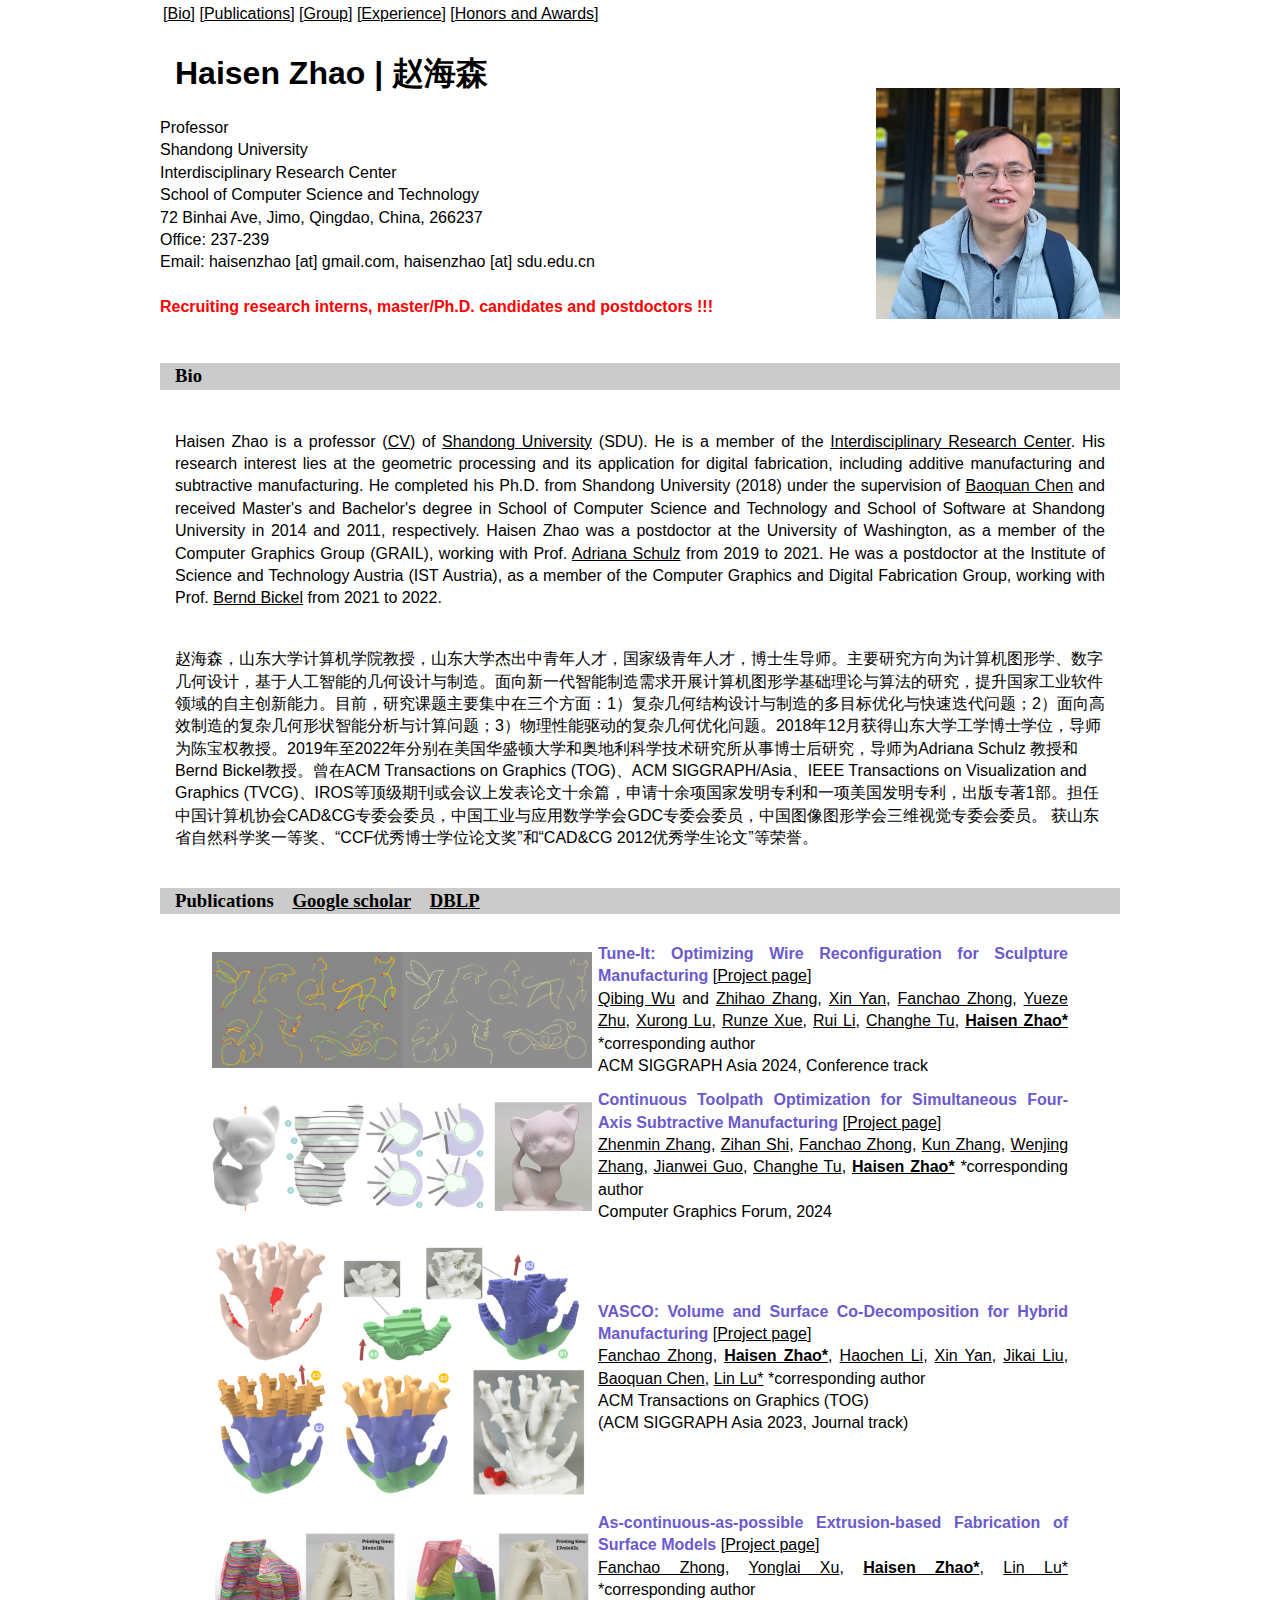
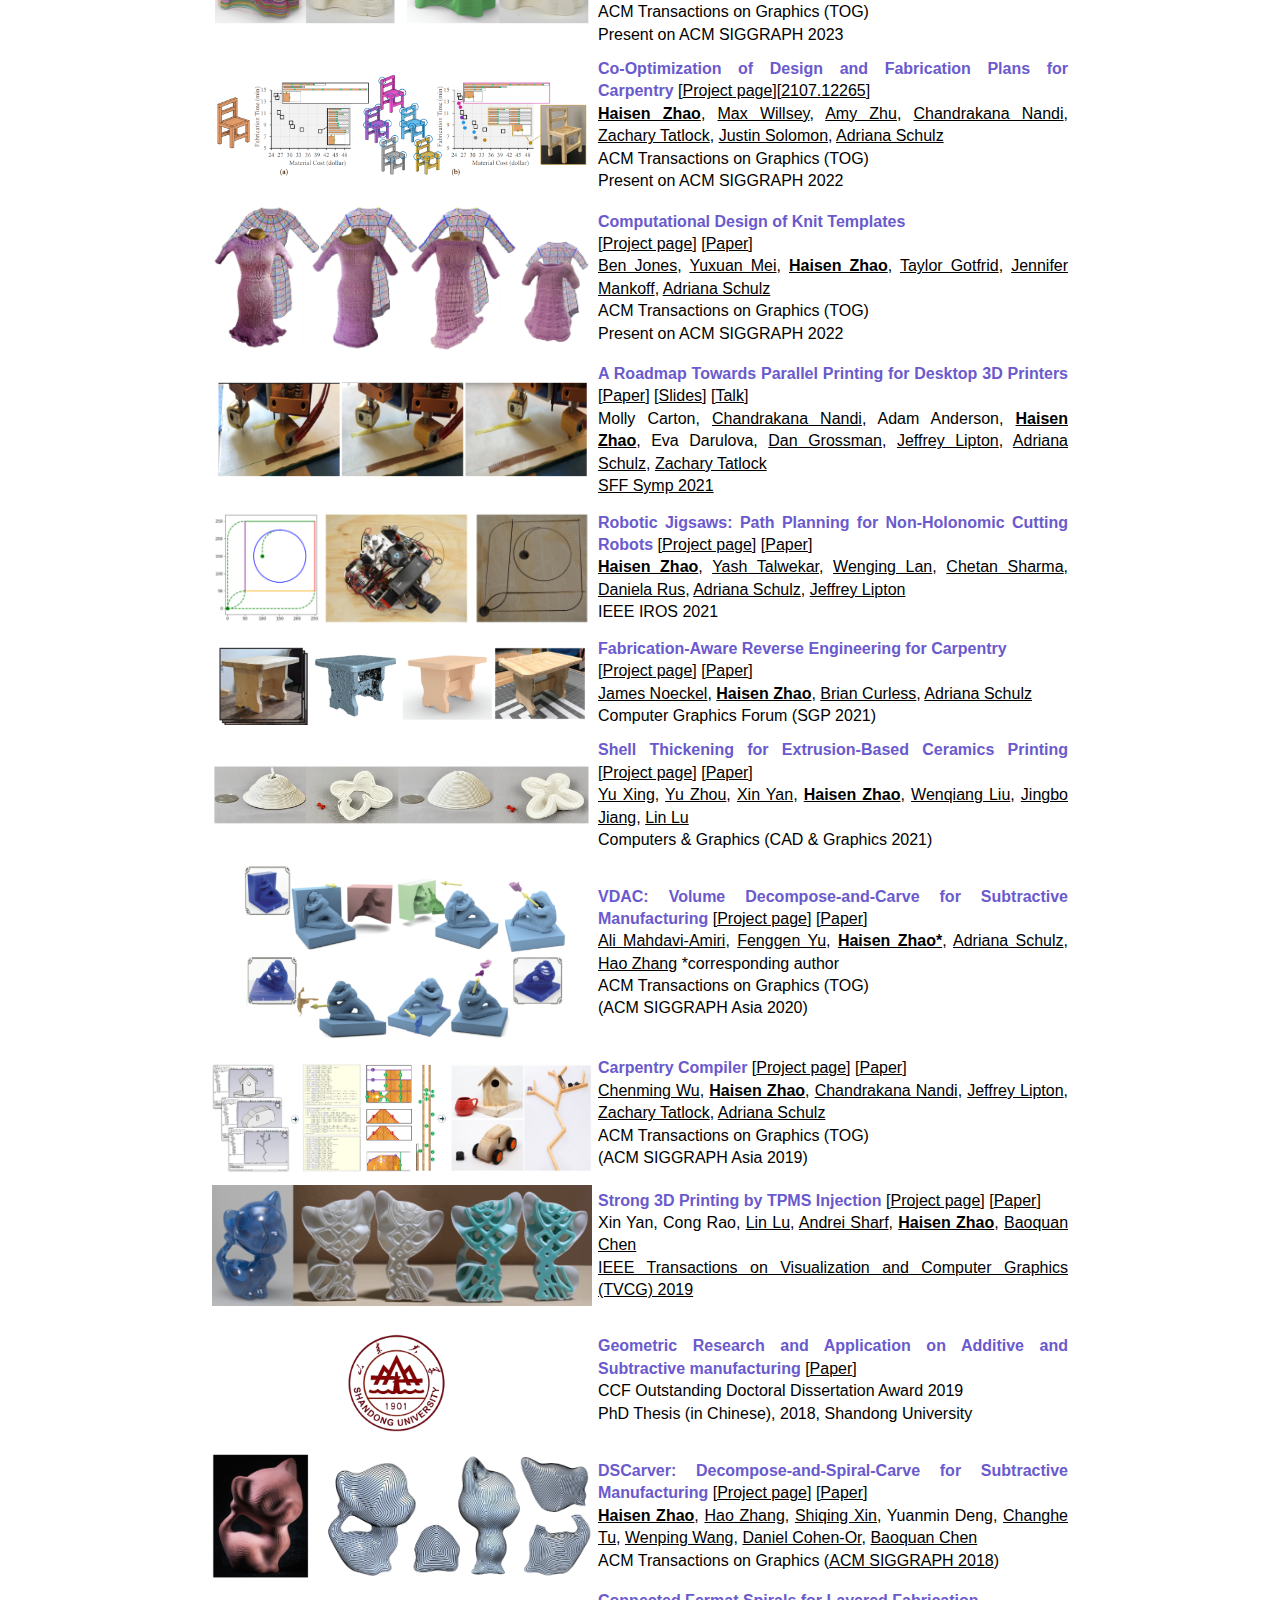
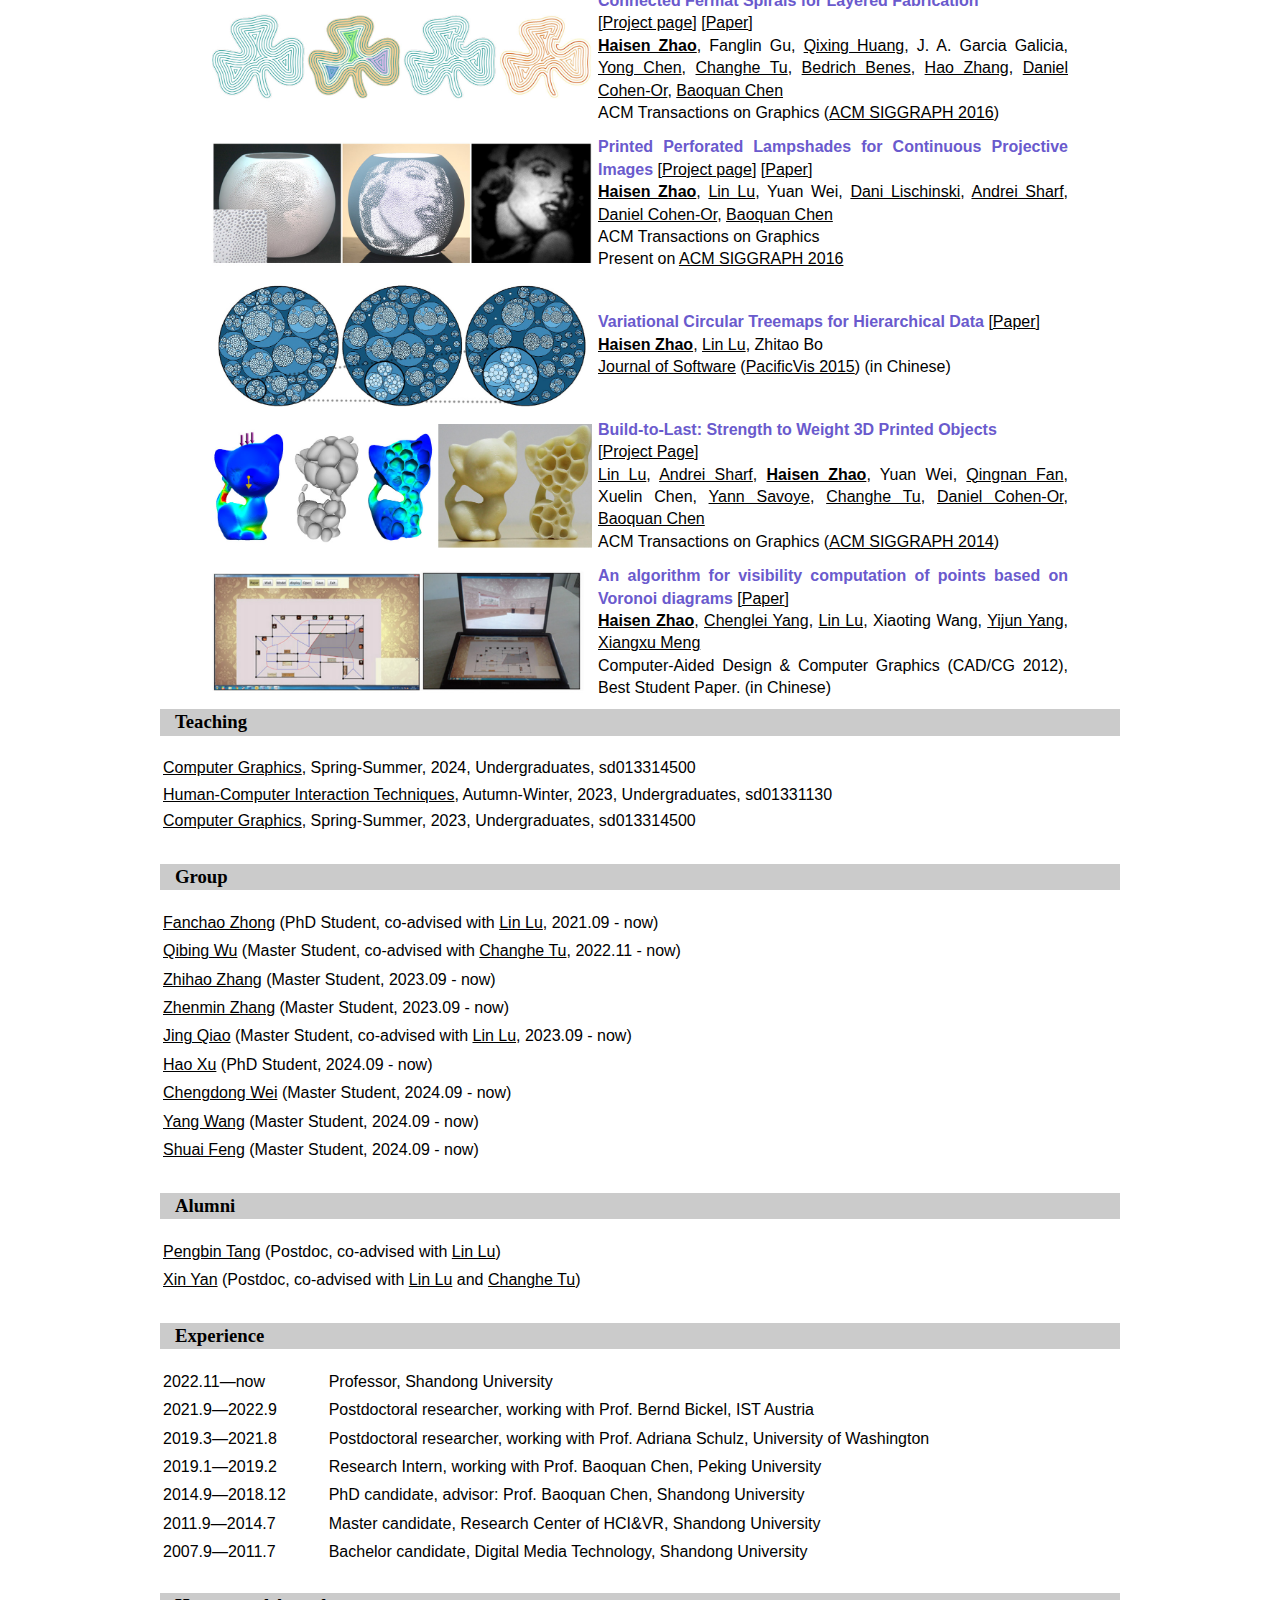
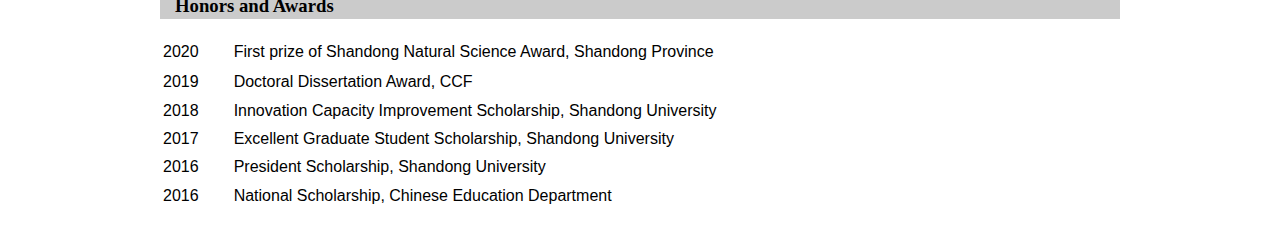
<file: index.html>
<!DOCTYPE html PUBLIC "-//W3C//DTD XHTML 1.0 Transitional//EN" "http://www.w3.org/TR/xhtml1/DTD/xhtml1-transitional.dtd">
<html xmlns="http://www.w3.org/1999/xhtml" class="wf-abel-n4-active wf-asul-n4-active wf-droidsansmono-n4-active wf-active"><head><meta http-equiv="Content-Type" content="text/html; charset=UTF-8">
<title>Haisen Zhao's Homepage</title>
<style type="text/css">
<!--
body {
font: 100%/1.4 Verdana, Arial, Helvetica, sans-serif;
background: #ffffff;
margin: 0;
padding: 0;
color: #000;
}
body p {
}
/* ~~ Element/tag selectors ~~ */
ul, ol, dl { /* Due to variations between browsers, it's best practices to zero padding and margin on lists. For consistency, you can either specify the amounts you want here, or on the list items (LI, DT, DD) they contain. Remember that what you do here will cascade to the .nav list unless you write a more specific selector. */
padding: 0;
margin: 0;
}
h1, h2, h3, h4, h5, h6, p {
margin-top: 0; /* removing the top margin gets around an issue where margins can escape from their containing div. The remaining bottom margin will hold it away from any elements that follow. */
padding-right: 15px;
padding-left: 15px; /* adding the padding to the sides of the elements within the divs, instead of the divs themselves, gets rid of any box model math. A nested div with side padding can also be used as an alternate method. */
}
a img { /* this selector removes the default blue border displayed in some browsers around an image when it is surrounded by a link */
border: none;
}
/* ~~ Styling for your site's links must remain in this order - including the group of selectors that create the hover effect. ~~ */
a:link {
	color: rgba(0,0,0,1); /* unless you style your links to look extremely unique, it's best to provide underlines for quick visual identification */
}
a:visited {
	color: rgba(0,0,0,1);
}
a:hover, a:active, a:focus { /* this group of selectors will give a keyboard navigator the same hover experience as the person using a mouse. */
	text-decoration: none;
	text-align: left;
	color: rgba(0,0,0,1);
	font-family: Arial, Helvetica, sans-serif;
	font-size: 100%;
}
/* ~~ this fixed width container surrounds all other elements ~~ */
.container {
	width: 960px;
	background: #FFF;
	margin-top: 0;
	margin-right: auto;
	margin-left: auto;
	margin-bottom: 0; /* the auto value on the sides, coupled with the width, centers the layout */
	font-family: Verdana, Arial, Helvetica, sans-serif;
}
/* ~~ This is the layout information. ~~ 1) Padding is only placed on the top and/or bottom of the div. The elements within this div have padding on their sides. This saves you from any "box model math". Keep in mind, if you add any side padding or border to the div itself, it will be added to the width you define to create the *total* width. You may also choose to remove the padding on the element in the div and place a second div within it with no width and the padding necessary for your design.
*/
.content {
padding: 10px 0;
}
/* ~~ miscellaneous float/clear classes ~~ */
.fltrt { /* this class can be used to float an element right in your page. The floated element must precede the element it should be next to on the page. */
float: right;
margin-left: 8px;
}
.fltlft { /* this class can be used to float an element left in your page. The floated element must precede the element it should be next to on the page. */
float: left;
margin-right: 8px;
}
.clearfloat { /* this class can be placed on a <br /> or empty div as the final element following the last floated div (within the #container) if the overflow:hidden on the .container is removed */
clear:both;
height:0;
font-size: 1px;
line-height: 0px;
}
.auto-style3 {
	text-align: left;
	width: auto;
	background-color: #CBCBCB;
	font-family: Cambria, "Hoefler Text", "Liberation Serif", Times, "Times New Roman", serif;
	font-style: normal;
	font-weight: 400;
}
.auto-style6 {
	vertical-align: middle;
}
.auto-style7 {
	color: #42413C;
	text-decoration: underline;
}
.auto-style8 {
	font-family: Arial, Helvetica, sans-serif;
	background-color: #FFFFFF;
	color: rgba(0,0,0,1);
}
.auto-style9 {
	font-family: Arial, Helvetica, sans-serif;
	font-size: medium;
	color: #800000;
}
.auto-style10 {
	text-align: center;
	font-family: Arial, Helvetica, sans-serif;
}
.auto-style11 {
	color: #808080;
}
.auto-style12 {
	margin-top: 0px;
}
.auto-style13 {
	text-align: left;
	font-family: Arial, Helvetica, sans-serif;
}
.auto-style14 {
	vertical-align: top;
	font-family: Arial, Helvetica, sans-serif;
}
.auto-style15 {
	text-align: center;
}
.auto-style16 {
	font-family: "Franklin Gothic Medium", "Arial Narrow", Arial, sans-serif;
}
a:hover {
	color: #6376E6;
}
-->
</style>
</head>

<body>
<div class="container">


<table align="center" border="0" bordercolor="#ffffff" height="10" width="1024">
  <tbody>
    <tr>
      <td height="5" valign="top" width="1024" align="left">
	  [<a href="#Vita" target="_parent" class="STYLE9">Bio</a>]
	  [<a href="#Publications" target="_parent" class="STYLE9">Publications</a>]
	  [<a href="#Group" target="_parent" class="STYLE9">Group</a>]
	  [<a href="#Experience" target="_parent" class="STYLE9">Experience</a>]
 	  [<a href="#Awards" target="_parent" class="STYLE9">Honors and Awards</a>]
	  </td>
    </tr>
  </tbody>
</table>




<div>
<table style="width: 100%; text-align: left; margin-left: auto; margin-right: auto;" border="0" cellspacing="0" align="center" cellpadding="0">
<tbody>
<tr>
<br>

<td valign="baseline" style="vertical-align: middle;">
<h1 style="text-align: left;" class="auto-style16">Haisen Zhao | 赵海森</h1>
<div style="text-align: left;" class="auto-style8">Professor<br>
Shandong University <br>
Interdisciplinary Research Center <br>
School of Computer Science and Technology <br> 
72 Binhai Ave, Jimo, Qingdao, China, 266237 <br>
Office: 237-239 <br>
<span style="font-weight: normal;">Email: haisenzhao [at] gmail.com, haisenzhao [at] sdu.edu.cn  </span>

<br>
<br>

<span style="color:red"> <strong> Recruiting research interns, master/Ph.D. candidates and postdoctors !!! </strong></span>

</div>
	</td>
	<td valign="bottom" style="text-align: left; width: 148px;"><img src="images/haisenzhao.jpg" width="244" alt=""><br></td>
</tr>
</tbody>
</table>


<br>











<br>
<h3 class="auto-style3"><strong style="font-family: Cambria, &#39;Hoefler Text&#39;, &#39;Liberation Serif&#39;, Times, &#39;Times New Roman&#39;, serif"><span style="">Bio </span><a name="Vita"></a></strong></h3>
<tbody>
<tr>
<td>


<p style="text-align: justify;" class="auto-style8">
<br>
Haisen Zhao is a professor (<a href="Haisen_CV.pdf">CV</a>) of <a href="https://www.en.sdu.edu.cn/">Shandong University</a> (SDU). He is a member of the <a href="http://irc.cs.sdu.edu.cn/">Interdisciplinary Research Center</a>. His research interest lies at the geometric processing and its application for digital fabrication, including additive manufacturing and subtractive manufacturing. He completed his Ph.D. from Shandong University (2018) under the supervision of <a href="https://cfcs.pku.edu.cn/baoquan/">Baoquan Chen</a> and received Master's and Bachelor's degree in School of Computer Science and Technology and School of Software at Shandong University in 2014 and 2011, respectively. Haisen Zhao was a postdoctor at the University of Washington, as a member of the Computer Graphics Group (GRAIL), working with Prof. <a href="https://homes.cs.washington.edu/~adriana/">Adriana Schulz</a> from 2019 to 2021. He was a postdoctor at the Institute of Science and Technology Austria (IST Austria), as a member of the Computer Graphics and Digital Fabrication Group, working with Prof. <a href="http://berndbickel.com/">Bernd Bickel</a> from 2021 to 2022. 
</p>
<br>
<p>
赵海森，山东大学计算机学院教授，山东大学杰出中青年人才，国家级青年人才，博士生导师。主要研究方向为计算机图形学、数字几何设计，基于人工智能的几何设计与制造。面向新一代智能制造需求开展计算机图形学基础理论与算法的研究，提升国家工业软件领域的自主创新能力。目前，研究课题主要集中在三个方面：1）复杂几何结构设计与制造的多目标优化与快速迭代问题；2）面向高效制造的复杂几何形状智能分析与计算问题；3）物理性能驱动的复杂几何优化问题。2018年12月获得山东大学工学博士学位，导师为陈宝权教授。2019年至2022年分别在美国华盛顿大学和奥地利科学技术研究所从事博士后研究，导师为Adriana Schulz 教授和Bernd Bickel教授。曾在ACM Transactions on Graphics (TOG)、ACM SIGGRAPH/Asia、IEEE Transactions on Visualization and Graphics (TVCG)、IROS等顶级期刊或会议上发表论文十余篇，申请十余项国家发明专利和一项美国发明专利，出版专著1部。担任中国计算机协会CAD&CG专委会委员，中国工业与应用数学学会GDC专委会委员，中国图像图形学会三维视觉专委会委员。
获山东省自然科学奖一等奖、“CCF优秀博士学位论文奖”和“CAD&CG 2012优秀学生论文”等荣誉。
</p>
<br>
</td>
</tr>
</tbody>
</table>

<h3 class="auto-style3"><strong style="font-family: Cambria, &#39;Hoefler Text&#39;, &#39;Liberation Serif&#39;, Times, &#39;Times New Roman&#39;, serif">
<span style="">Publications </span>
<a name="Publications">
</a>
&nbsp;&nbsp;
<a href="https://scholar.google.com/citations?user=J3v_1GkAAAAJ&hl=en">Google scholar</a>
&nbsp;&nbsp;
<a href="https://dblp.org/pid/148/8895.html">DBLP</a>
</strong></h3>

<table style="width: 90%; height: 173px; text-align: left; margin-left: auto; margin-right: auto;" border="0" cellpadding="2" cellspacing="2"><tbody>



      <tr>
            <td colspan="2" style="text-align: center; vertical-align: middle;"></td>
          </tr>
          <tr>
            <td style="text-align: center; vertical-align: middle;">
              <img alt="Deformation streaming" src="images/Tuneit.png" width="380"><br>
            </td>
            <td style="text-align: justify; vertical-align: middle;" class="auto-style6">
              <div class="auto-style6" style="text-align: justify;"><span class="auto-style8">

                  <div style="color:SlateBlue;"><b>Tune-It: Optimizing Wire Reconfiguration for Sculpture
                      Manufacturing</b>
                    <span style="color: rgba(0,0,0,1)">[<a
                        href="TuneIt/index.html">Project
                        page</a>]</span>
                </span><span style="color: rgb(204, 51, 204);">
              </div>

              <A href="https://qibingwu.github.io/">Qibing Wu</A> and
              <A href="">Zhihao Zhang</A>,
              <A href="https://ringednebulae.github.io/personal-webpage/">Xin Yan</A>,
              <A href="https://fanchao98.github.io/">Fanchao Zhong</A>,
              <A href="">Yueze Zhu</A>,
              <A href="">Xurong Lu</A>,
              <A href="">Runze Xue</A>,
              <A href="">Rui Li</A>,
              <A href="http://www.cs.sdu.edu.cn/zh/~chtu">Changhe Tu</A>,
              <A href="https://haisenzhao.github.io/"><b>Haisen Zhao*</b></A> *corresponding author <br>
              </span>
             ACM SIGGRAPH Asia 2024, Conference track
              <br>
              </span>
    </div>
    </td>



    <tr>
      <td colspan="2" style="text-align: center; vertical-align: middle;"></td>
    </tr>
    <tr>
      <td style="text-align: center; vertical-align: middle;">
        <img alt="Deformation streaming" src="images/FourAxis.png" width="380"><br>
      </td>
      <td style="text-align: justify; vertical-align: middle;" class="auto-style6">
        <div class="auto-style6" style="text-align: justify;"><span class="auto-style8">

            <div style="color:SlateBlue;"><b>Continuous Toolpath Optimization for Simultaneous Four-Axis
                Subtractive Manufacturing</b>
              <span style="color: rgba(0,0,0,1)">[<a href="">Project
                  page</a>]</span>
          </span><span style="color: rgb(204, 51, 204);">
        </div>
        <A href="">Zhenmin Zhang</A>,
        <A href="">Zihan Shi</A>,
        <A href="https://fanchao98.github.io/">Fanchao Zhong</A>,
        <A href="">Kun Zhang</A>,
        <A href="">Wenjing Zhang</A>,
        <A href="">Jianwei Guo</A>,
        <A href="http://www.cs.sdu.edu.cn/zh/~chtu">Changhe Tu</A>,
        <A href="https://haisenzhao.github.io/"><b>Haisen Zhao*</b></A> *corresponding author <br>
        </span>
        Computer Graphics Forum, 2024
        <br>
        </span>
  </div>
  </td>



  <tr>
    <td colspan="2" style="text-align: center; vertical-align: middle;"></td>
    </tr>
  <tr>
  <td style="text-align: center; vertical-align: middle;">
  <img alt="Deformation streaming" src="images/vasco.png"  width="380"><br></td>
  <td style="text-align: justify; vertical-align: middle;" class="auto-style6">
  <div class="auto-style6" style="text-align: justify;"><span class="auto-style8">

    <div style="color:SlateBlue;"><b>VASCO: Volume and Surface Co-Decomposition for Hybrid Manufacturing</b>  
      <span style="color: rgba(0,0,0,1)">[<a href="https://fanchao98.github.io/VASCO%20page/vasco.html">Project page</a>]</span></span><span style="color: rgb(204, 51, 204);">
      </div>

	  	<A href="https://fanchao98.github.io/">Fanchao Zhong</A>,
	        <A href="https://haisenzhao.github.io/"><b>Haisen Zhao*</b></A>,
	  	<A href="">Haochen Li</A>,
		<A href="https://ringednebulae.github.io/personal-webpage/">Xin Yan</A>,
		<A href="">Jikai Liu</A>,
		<A href="https://cfcs.pku.edu.cn/baoquan/">Baoquan Chen</A>,
		<A href="http://irc.cs.sdu.edu.cn/~lulin/index.html">Lin Lu*</A> *corresponding author <br>
	 </span>
	    ACM Transactions on Graphics (TOG) <br>
		(ACM SIGGRAPH Asia 2023, Journal track)
  <br>
  </span></div>
  </td>

	

	
  <tr>
    <td colspan="2" style="text-align: center; vertical-align: middle;"></td>
    </tr>
  <tr>
  <td style="text-align: center; vertical-align: middle;">
  <img alt="Deformation streaming" src="images/acap.png"  width="380"><br></td>
  <td style="text-align: justify; vertical-align: middle;" class="auto-style6">
  <div class="auto-style6" style="text-align: justify;"><span class="auto-style8">

    <div style="color:SlateBlue;"><b>As-continuous-as-possible Extrusion-based Fabrication of Surface Models</b>  
      <span style="color: rgba(0,0,0,1)">[<a href="https://fanchao98.github.io/ACAP%20page/acap.html">Project page</a>]</span></span><span style="color: rgb(204, 51, 204);">
      </div>

	  	<A href="https://fanchao98.github.io/">Fanchao Zhong</A>,
	  	<A href="https://haisenzhao.github.io/">Yonglai Xu</A>,
		  <A href="https://haisenzhao.github.io/"><b>Haisen Zhao*</b></A>,
		  <A href="http://irc.cs.sdu.edu.cn/~lulin/index.html">Lin Lu*</A> *corresponding author <br>
		  
		  	   ACM Transactions on Graphics (TOG)<br>
	   Present on ACM SIGGRAPH 2023
	 </span>

  <br>
  </span></div>
  </td>



  <tr>
    <td colspan="2" style="text-align: center; vertical-align: middle;"></td>
    </tr>
  <tr>
  <td style="text-align: center; vertical-align: middle;">
  <img alt="Deformation streaming" src="images/icee.png"  width="380"><br></td>
  <td style="text-align: justify; vertical-align: middle;" class="auto-style6">
  <div class="auto-style6" style="text-align: justify;"> <span class="auto-style8">

    <div style="color:SlateBlue;"><b>Co-Optimization of Design and Fabrication Plans for Carpentry </b>  
      <span style="color: rgba(0,0,0,1)"> [<a href="CODFC/index.html">Project page</a>][<a href="https://arxiv.org/abs/2107.12265">2107.12265</a>]</span></span><span style="color: rgb(204, 51, 204);">
    </div>

		 <A href="https://haisenzhao.github.io/"><b>Haisen Zhao</b></A>,
		 <A href="https://mwillsey.com/">Max Willsey</A>,
		 <A href="https://amy.zhucchini.ca/">Amy Zhu</A>,
		 <A href="https://homes.cs.washington.edu/~cnandi/">Chandrakana Nandi</A>,
		 <A href="https://ztatlock.net/">Zachary Tatlock</A>,
		 <A href="https://people.csail.mit.edu/jsolomon/">Justin Solomon</A>,
		 <A href="https://homes.cs.washington.edu/~adriana/">Adriana Schulz</A>
		 <br>
	      ACM Transactions on Graphics (TOG)<br>
		   Present on ACM SIGGRAPH 2022
		    </span>
  </div>
  </td>
  

	 <tr>
    <td colspan="2" style="text-align: center; vertical-align: middle;"></td>
    </tr>
  <tr>
  <td style="text-align: center; vertical-align: middle;">
  <img alt="Deformation streaming" src="images/knitting.png"  width="380"><br></td>
  <td style="text-align: justify; vertical-align: middle;" class="auto-style6">
  <div class="auto-style6" style="text-align: justify;"><span class="auto-style8">
    <div style="color:SlateBlue;"><b>Computational Design of Knit Templates </b><br> 
      <span style="color: rgba(0,0,0,1)">[<a href="https://dl.acm.org/doi/10.1145/3488006">Project page</a>]</span></span><span style="color: rgb(204, 51, 204);">
	  <span style="color: rgba(0,0,0,1)">[<a href="https://dl.acm.org/doi/10.1145/3488006">Paper</a>]</span></span><span style="color: rgb(204, 51, 204);"><br>
      </div>
		 <A href="https://homes.cs.washington.edu/~benjones//">Ben Jones</A>,
		 <A href="https://homes.cs.washington.edu/~ym2552/">Yuxuan Mei</A>,
	   	 <A href="https://haisenzhao.github.io/"><b>Haisen Zhao</b></A>,
		 <A href="https://make4all.org/portfolio/taylor-gotfrid/">Taylor Gotfrid</A>,
		 <A href="https://make4all.org/portfolio/jennifer-mankoff/">Jennifer Mankoff</A>,
		 <A href="https://homes.cs.washington.edu/~adriana/">Adriana Schulz</A>
	  </span><br>
	  ACM Transactions on Graphics (TOG)<br> 
	  Present on ACM SIGGRAPH 2022
   </span></div>
  </td>
  
  
	

<tr>
    <td colspan="2" style="text-align: center; vertical-align: middle;"></td>
    </tr>
  <tr>
  <td style="text-align: center; vertical-align: middle;">
  <img alt="Deformation streaming" src="images/sff.png"  width="380"><br></td>
  <td style="text-align: justify; vertical-align: middle;" class="auto-style6">
  <div class="auto-style6" style="text-align: justify;"><span class="auto-style8">
    <div style="color:SlateBlue;"><b>A Roadmap Towards Parallel Printing for Desktop 3D Printers</b>  
      <span style="color: rgba(0,0,0,1)">[<a href="paper/sff.pdf">Paper</a>]</span></span><span style="color: rgb(204, 51, 204);">
	<span style="color: rgba(0,0,0,1)">[<a href="paper/sff-slides.pdf">Slides</a>]</span></span><span style="color: rgb(204, 51, 204);">
	<span style="color: rgba(0,0,0,1)">[<a href="https://www.youtube.com/watch?v=RghmCu6399U&ab_channel=ChandrakanaNandi">Talk</a>]</span></span><span style="color: rgb(204, 51, 204);">
      </div>
	  	  Molly Carton,
	  <A href="https://homes.cs.washington.edu/~cnandi/">Chandrakana Nandi</A>,
	  Adam Anderson,
		 <A href="https://haisenzhao.github.io/"><b>Haisen Zhao</b></A>,
	  Eva Darulova,
	   <A href="https://homes.cs.washington.edu/~djg/">Dan Grossman</A>,
	   <A href="https://www.engr.washington.edu/facresearch/newfaculty/2018/JeffreyLipton">Jeffrey Lipton</A>,
		 <A href="https://homes.cs.washington.edu/~adriana/">Adriana Schulz</A>,
	  	 <A href="https://ztatlock.net/">Zachary Tatlock</A>
		 <br>
	   </span>
	   <A href="https://www.sffsymposium.org/">SFF Symp 2021</A>
  <br>
	 	  
  </span>

	</div>
  </td>
	
	



    <tr>
    <td colspan="2" style="text-align: center; vertical-align: middle;"></td>
    </tr>
  <tr>
  <td style="text-align: center; vertical-align: middle;">
  <img alt="Deformation streaming" src="images/jigsaw.png"  width="380"><br></td>
  <td style="text-align: justify; vertical-align: middle;" class="auto-style6">
  <div class="auto-style6" style="text-align: justify;">
    <span class="auto-style8">

      <div style="color:SlateBlue;"><b>Robotic Jigsaws: Path Planning for Non-Holonomic Cutting Robots </b>  
        <span style="color: rgba(0,0,0,1)">[<a href="">Project page</a>]</span></span><span style="color: rgb(204, 51, 204);">
	  <span style="color: rgba(0,0,0,1)">[<a href="">Paper</a>]</span></span><span style="color: rgb(204, 51, 204);"><br>
        </div>

		 <A href="https://haisenzhao.github.io/"><b>Haisen Zhao</b></A>,
		 <A href="https://www.linkedin.com/in/yashtalwekar">Yash Talwekar</A>,
		 <A href="https://wenqinglan.github.io/">Wenging Lan</A>,
		 <A href="">Chetan Sharma</A>,
		 <A href="https://www.csail.mit.edu/person/daniela-rus">Daniela Rus</A>,
		 <A href="https://homes.cs.washington.edu/~adriana/">Adriana Schulz</A>,
		 <A href="https://www.engr.washington.edu/facresearch/newfaculty/2018/JeffreyLipton">Jeffrey Lipton</A>
	   
    </span><br>
	 IEEE IROS 2021
  <br>

  </span></div>
  </td>
  
  
  
  <tr>
    <td colspan="2" style="text-align: center; vertical-align: middle;"></td>
    </tr>
  <tr>
  <td style="text-align: center; vertical-align: middle;">
  <img alt="Deformation streaming" src="images/reverse.png"  width="380"><br></td>
  <td style="text-align: justify; vertical-align: middle;" class="auto-style6">
  <div class="auto-style6" style="text-align: justify;"><span class="auto-style8">

    <div style="color:SlateBlue;"><b> Fabrication-Aware Reverse Engineering for Carpentry </b> <br> 
      <span style="color: rgba(0,0,0,1)">[<a href="https://grail.cs.washington.edu/projects/farec/">Project page</a>]</span></span><span style="color: rgb(204, 51, 204);">
	  <span style="color: rgba(0,0,0,1)">[<a href="https://grail.cs.washington.edu/projects/farec/">Paper</a>]</span></span><span style="color: rgb(204, 51, 204);"><br>
        </div>


		 <A href="https://sites.uw.edu/jamesn8/">James Noeckel</A>,
		 <A href="https://haisenzhao.github.io/"><b>Haisen Zhao</b></A>,
		 <A href="https://homes.cs.washington.edu/~curless/">Brian Curless</A>,
		 <A href="https://homes.cs.washington.edu/~adriana/">Adriana Schulz</A>
	   </span><br>
	  Computer Graphics Forum (SGP 2021)
  </span></div>
  </td>
  
  
  
  
    <tr>
    <td colspan="2" style="text-align: center; vertical-align: middle;"></td>
    </tr>
  <tr>
  <td style="text-align: center; vertical-align: middle;">
  <img alt="Deformation streaming" src="images/thicken.png"  width="380"><br></td>
  <td style="text-align: justify; vertical-align: middle;" class="auto-style6">
  <div class="auto-style6" style="text-align: justify;"><span class="auto-style8">
    <div style="color:SlateBlue;"><b>Shell Thickening for Extrusion-Based Ceramics Printing </b>  
      <span style="color: rgba(0,0,0,1)">[<a href="https://www.sciencedirect.com/science/article/pii/S009784932100073X">Project page</a>]</span></span><span style="color: rgb(204, 51, 204);">
	  <span style="color: rgba(0,0,0,1)">[<a href="https://www.sciencedirect.com/science/article/pii/S009784932100073X">Paper</a>]</span></span><span style="color: rgb(204, 51, 204);"><br>
       </div>
		 <A href="">Yu Xing</A>,
		 <A href="">Yu Zhou</A>,
		 <A href="https://ringednebulae.github.io/personal-webpage/">Xin Yan</A>,
		 <A href="https://haisenzhao.github.io/"><b>Haisen Zhao</b></A>,
		 <A href="">Wenqiang Liu</A>,
		 <A href="">Jingbo Jiang</A>,
		 <A href="http://irc.cs.sdu.edu.cn/~lulin/index.html">Lin Lu</A>
	    </span><br>
	  Computers & Graphics (CAD & Graphics 2021)
  </span></div>
  </td>
  


 


  <tr>
    <td colspan="2" style="text-align: center; vertical-align: middle;"></td>
    </tr>
  <tr>
  <td style="text-align: center; vertical-align: middle;">
  <img alt="Deformation streaming" src="images/VDAC.png"  width="380"><br></td>
  <td style="text-align: justify; vertical-align: middle;" class="auto-style6">
  <div class="auto-style6" style="text-align: justify;"><span class="auto-style8">
    <div style="color:SlateBlue;"><b>VDAC: Volume Decompose-and-Carve for Subtractive Manufacturing </b>
      <span style="color: rgba(0,0,0,1)">[<a href="https://sites.google.com/site/alimahdaviamiri/projects/vdac?authuser=0">Project page</a>]</span></span><span style="color: rgb(204, 51, 204);">
	  <span style="color: rgba(0,0,0,1)">[<a href="https://sites.google.com/site/alimahdaviamiri/projects/vdac?authuser=0">Paper</a>]</span></span><span style="color: rgb(204, 51, 204);"><br>
     </div>

		 <A href="https://sites.google.com/site/alimahdaviamiri/">Ali Mahdavi-Amiri</A>,
		 <A href="https://fenggenyu.github.io/">Fenggen Yu</A>,
		 <A href="https://haisenzhao.github.io/"><b>Haisen Zhao*</b></A>,
		  <A href="https://homes.cs.washington.edu/~adriana/">Adriana Schulz</A>,
		   <A href="http://www.cs.sfu.ca/~haoz/">Hao Zhang</A>
	    </span> *corresponding author<br>
	   ACM Transactions on Graphics (TOG) <br>
	   (ACM SIGGRAPH Asia 2020)
   </span></div>
  </td>
  
  
  
  
  
  <!--Carpentry Compiler-->
  <tr>
    <td colspan="2" style="text-align: center; vertical-align: middle;"></td>
    </tr>
  <tr>
  <td style="text-align: center; vertical-align: middle;">
  <img alt="Deformation streaming" src="images/carpentry.png"  width="380"><br></td>
  <td style="text-align: justify; vertical-align: middle;" class="auto-style6">
  <div class="auto-style6" style="text-align: justify;"><span class="auto-style8">

    <div style="color:SlateBlue;"><b>Carpentry Compiler </b>
      <span style="color: rgba(0,0,0,1)">[<a href="https://grail.cs.washington.edu/projects/carpentrycompiler/">Project page</a>]</span></span><span style="color: rgb(204, 51, 204);">
	  <span style="color: rgba(0,0,0,1)">[<a href="https://grail.cs.washington.edu/projects/carpentrycompiler/">Paper</a>]</span></span><span style="color: rgb(204, 51, 204);"><br>
    </div>

		 <A href="https://chenming-wu.github.io/">Chenming Wu</A>,
		 <A href="https://haisenzhao.github.io/"><b>Haisen Zhao</b></A>,
		 <A href="https://homes.cs.washington.edu/~cnandi/">Chandrakana Nandi</A>,
		 <A href="https://www.engr.washington.edu/facresearch/newfaculty/2018/JeffreyLipton">Jeffrey Lipton</A>, 
		 <A href="https://homes.cs.washington.edu/~ztatlock/">Zachary Tatlock</A>,
		  <A href="https://homes.cs.washington.edu/~adriana/">Adriana Schulz</A><br>   
	 </span>
   ACM Transactions on Graphics (TOG) <br>
   (ACM SIGGRAPH Asia 2019)
   </span></div>
  </td>

	
	<!--Strong 3D Printing by TPMS Injection -->
  <tr>
    <td colspan="2" style="text-align: center; vertical-align: middle;"></td>
    </tr>
  <tr>
  <td style="text-align: center; vertical-align: middle;">
  <img alt="Deformation streaming" src="images/injection.png"  width="380"><br></td>
  <td style="text-align: justify; vertical-align: middle;" class="auto-style6">
  <div class="auto-style6" style="text-align: justify;"><span class="auto-style8">

    <div style="color:SlateBlue;"><b>Strong 3D Printing by TPMS Injection</b>
      <span style="color: rgba(0,0,0,1)">[<a href="https://ieeexplore.ieee.org/document/8703138">Project page</a>]</span></span><span style="color: rgb(204, 51, 204);">
	  <span style="color: rgba(0,0,0,1)">[<a href="paper/injection.pdf">Paper</a>]</span></span><span style="color: rgb(204, 51, 204);"><br>
   </div>

		Xin Yan,
		Cong Rao,
		<A href="http://irc.cs.sdu.edu.cn/~lulin/">Lin Lu</A>,
	   <A href="http://www.cs.bgu.ac.il/~asharf/">Andrei Sharf</A>,			   
       <A href="https://haisenzhao.github.io/"><b>Haisen Zhao</b></A>,
	   <A href="http://www.cs.sdu.edu.cn/~baoquan/">Baoquan Chen</A>
	   </span><br>
     <a href="https://ieeexplore.ieee.org/document/8703138">IEEE Transactions on Visualization and Computer Graphics (TVCG) 2019</a>
  <br>
  </span></div>
  </td>
  
  
    <!--PhD Thesis -->
  <tr>
    <td colspan="2" style="text-align: center; vertical-align: middle;"></td>
    </tr>
  <tr>
  <td style="text-align: center; vertical-align: middle;">
  <img alt="Deformation streaming" src="images/sdu.png"  width="380"><br></td>
  <td style="text-align: justify; vertical-align: middle;" class="auto-style6">
  <div class="auto-style6" style="text-align: justify;">

 <div style="color:SlateBlue;"><b>Geometric Research and Application on Additive and Subtractive manufacturing </b>
  <span style="color: rgba(0,0,0,1)">[<a href="paper/Thesis.pdf">Paper</a>]</span></span><span style="color: rgb(204, 51, 204);"><br>
     </div>

  <span class="auto-style8">
	   CCF Outstanding Doctoral Dissertation Award 2019 
 </span><br>
 PhD Thesis (in Chinese), 2018, Shandong University
      </span>  
     </div>
  </td>
  
  
  

  
  
  

  <!--DSCarver: Decompose-and-Spiral-Carve for Subtractive Manufacturing -->
  <tr>
    <td colspan="2" style="text-align: center; vertical-align: middle;"></td>
    </tr>
  <tr>
  <td style="text-align: center; vertical-align: middle;">
  <img alt="Deformation streaming" src="images/rep_image.png" height="124" width="380"><br></td>
  <td style="text-align: justify; vertical-align: middle;" class="auto-style6">
  <div class="auto-style6" style="text-align: justify;"><span class="auto-style8">
  
    <div style="color:SlateBlue;"><b>DSCarver: Decompose-and-Spiral-Carve for Subtractive Manufacturing</b>
      <span style="color: rgba(0,0,0,1)">[<a href="DSCarver/index.html">Project page</a>]</span></span><span style="color: rgb(204, 51, 204);">
	  <span style="color: rgba(0,0,0,1)">[<a href="paper/cnc.pdf">Paper</a>]</span></span><span style="color: rgb(204, 51, 204);"><br>
  </div>

       <A href="https://haisenzhao.github.io/"><b>Haisen Zhao</b></A>,
       <A href="http://www.cs.sfu.ca/~haoz/">Hao Zhang</A>,
        <A href="http://www.cs.sdu.edu.cn/zh/~xinshiqing">Shiqing Xin</A>,
        Yuanmin Deng,
	   <A href="http://www.cs.sdu.edu.cn/zh/~chtu">Changhe Tu</A>,
        <A href="http://i.cs.hku.hk/~wenping/">Wenping Wang</A>,
	   <A href="http://www.cs.tau.ac.il/~dcor/">Daniel Cohen-Or</A>,
	   <A href="http://www.cs.sdu.edu.cn/~baoquan/">Baoquan Chen</A>
	  </span><br>
    ACM Transactions on Graphics (<a href="https://s2018.siggraph.org/">ACM SIGGRAPH 2018</a>)
  </div>
  </td>
  
  
  <!--Connected Fermat Spirals for Layered Fabrication -->
  <tr>
    <td colspan="2" style="text-align: center; vertical-align: middle;"></td>
    </tr>
  <tr>
  <td style="text-align: center; vertical-align: middle;">
  <img alt="Deformation streaming" src="images/spiral.jpg" height="124" width="380"><br></td>
  <td style="text-align: justify; vertical-align: middle;" class="auto-style6">
  <div class="auto-style6" style="text-align: justify;"><span class="auto-style8">
  
    <div style="color:SlateBlue;"><b>Connected Fermat Spirals for Layered Fabrication</b><br>
      <span style="color: rgba(0,0,0,1)">[<a href="CFS/index.html">Project page</a>]</span></span><span style="color: rgb(204, 51, 204);">
	  <span style="color: rgba(0,0,0,1)">[<a href="paper/fermat_spirals.pdf">Paper</a>]</span></span><span style="color: rgb(204, 51, 204);"><br>
  </div>

       <A href="https://haisenzhao.github.io/"><b>Haisen Zhao</b></A>,
	   Fanglin Gu,
	   <A href="http://ttic.uchicago.edu/~huangqx/">Qixing Huang</A>,   
	    J. A. Garcia Galicia,
	   <A href="http://www-bcf.usc.edu/~yongchen/">Yong Chen</A>,  
	   <A href="http://www.cs.sdu.edu.cn/zh/~chtu">Changhe Tu</A>,
	   <A href="http://hpcg.purdue.edu/bbenes/index.htm">Bedrich Benes</A>,
	   <A href="http://www.cs.sfu.ca/~haoz/">Hao Zhang</A>,
	   <A href="http://www.cs.tau.ac.il/~dcor/">Daniel Cohen-Or</A>,
	   <A href="http://www.cs.sdu.edu.cn/~baoquan/">Baoquan Chen</A>
	    </span><br>
      ACM Transactions on Graphics (<a href="http://s2016.siggraph.org/">ACM SIGGRAPH 2016</a>)
   </span></div>
  </td>
  
  <!--Printed Perforated Lampshades for Continuous Projective Images -->
  <tr>
    <td colspan="2" style="text-align: center; vertical-align: middle;"></td>
    </tr>
  <tr>
  <td style="text-align: center; vertical-align: middle;">
<img alt="Deformation streaming" src="images/lamp.jpg" height="124" width="380"><br></td>
  <td style="text-align: justify; vertical-align: middle;" class="auto-style6">
  <div class="auto-style6" style="text-align: justify;"><span class="auto-style8">
    
    <div style="color:SlateBlue;"><b>Printed Perforated Lampshades for Continuous Projective Images</b>
      <span style="color: rgba(0,0,0,1)">[<a href="Lampshades/index.html">Project page</a>]</span></span><span style="color: rgb(204, 51, 204);">
    <span style="color: rgba(0,0,0,1)">[<a href="paper/3dLamp_TOG_Final.pdf">Paper</a>]</span></span><span style="color: rgb(204, 51, 204);"><br>
    </div>

	   <A href="https://haisenzhao.github.io/"><b>Haisen Zhao</b></A>,
	   <A href="http://irc.cs.sdu.edu.cn/~lulin/">Lin Lu</A>,  
	   Yuan Wei,
	   <A href="http://www.cs.huji.ac.il/~danix/">Dani Lischinski</A>,
	   <A href="http://www.cs.bgu.ac.il/~asharf/">Andrei Sharf</A>,
	   <A href="http://www.cs.tau.ac.il/~dcor/">Daniel Cohen-Or</A>,
	   <A href="http://www.cs.sdu.edu.cn/~baoquan/">Baoquan Chen</A><br>
	   </span>
     ACM Transactions on Graphics <br>
     Present on <a href="http://s2016.siggraph.org/">ACM SIGGRAPH 2016</a>
     </span></div>
  </td>
  
   <!--Variational Circular Treemaps for Hierarchical Data -->
  <tr>
    <td colspan="2" style="text-align: center; vertical-align: middle;"></td>
    </tr>
  <tr>
  <td style="text-align: center; vertical-align: middle;">
<img alt="Deformation streaming" src="images/circle.jpg" height="124" width="380"><br></td>
  <td style="text-align: justify; vertical-align: middle;" class="auto-style6">
  <div class="auto-style6" style="text-align: justify;"><span class="auto-style8">
    
    <div style="color:SlateBlue;"><b>Variational Circular Treemaps for Hierarchical Data</b>
      <span style="color: rgba(0,0,0,1)">[<a href="paper/create_pdf.pdf">Paper</a>]</span></span><span style="color: rgb(204, 51, 204);"><br>
    </div>

	   <A href="https://haisenzhao.github.io/"><b>Haisen Zhao</b></A>,
	   <A href="http://irc.cs.sdu.edu.cn/~lulin/">Lin Lu</A>,
	   Zhitao Bo
	   </span> <br>
      <a href="http://www.jos.org.cn/ch/reader/view_abstract.aspx?file_no=4952&flag=1">Journal of Software</a> (<a href="http://www.cad.zju.edu.cn/home/pvis2015/">PacificVis 2015</a>) (in Chinese)
  
  
   </span></div>
  </td>
  
  
 
  <!--Build-to-Last: Strength to Weight 3D Printed Objects -->
  <tr>
    <td colspan="2" style="text-align: center; vertical-align: middle;"></td>
   </tr>
  <tr>
  <td style="text-align: center; vertical-align: middle;">
 <img alt="Deformation streaming" src="images/kitten.jpg" height="124" width="380"><br></td>
  <td style="text-align: justify; vertical-align: middle;" class="auto-style6">
  <div class="auto-style6" style="text-align: justify;"><span class="auto-style8">
    
    <div style="color:SlateBlue;"><b>Build-to-Last: Strength to Weight 3D Printed Objects</b><br>
      <span style="color: rgba(0,0,0,1)">[<a href="BuildtoLast/index.html">Project Page</a>]</span></span><span style="color: rgb(204, 51, 204);"><br>
    </div>

	   <A href="http://irc.cs.sdu.edu.cn/~lulin/">Lin Lu</A>,
       <A href="http://www.cs.bgu.ac.il/~asharf/">Andrei Sharf</A>,   
       <A href="https://haisenzhao.github.io/"><b>Haisen Zhao</b></A>,
       Yuan Wei,
       <A href="http://irc.cs.sdu.edu.cn/~qingnan/">Qingnan Fan</A>,
       Xuelin Chen,
       <A href="http://www.animlife.com/">Yann Savoye</A>,
       <A href="http://irc.cs.sdu.edu.cn/~chtu/index.html">Changhe Tu</A>,
       <A href="http://www.cs.tau.ac.il/~dcor//">Daniel Cohen-Or</A>,
       <A href="http://www.cs.sdu.edu.cn/~baoquan/">Baoquan Chen</A><br>
	     </span>ACM Transactions on Graphics (<a href="http://s2014.siggraph.org/">ACM SIGGRAPH 2014</a>)
   </span>
  </div>
  </td>
 </tr>
 
 
   <!--An algorithm for visibility computation of points based on Voronoi diagrams -->
  <tr>
    <td colspan="2" style="text-align: center; vertical-align: middle;"></td>
   </tr>
  <tr>
  <td style="text-align: center; vertical-align: middle;">
 <img alt="Deformation streaming" src="images/visibility.jpg" height="124" width="380"><br></td>
  <td style="text-align: justify; vertical-align: middle;" class="auto-style6">
  <div class="auto-style6" style="text-align: justify;"><span class="auto-style8">
    
    <div style="color:SlateBlue;"><b>An algorithm for visibility computation of points based on Voronoi diagrams</b>
      <span style="color: rgba(0,0,0,1)">[<a href="paper/An Algorithm for Visibility Computation of Points in Polygon.pdf">Paper</a>]</span></span><span style="color: rgb(204, 51, 204);"><br>
    </div>


     <A href="https://haisenzhao.github.io/"><b>Haisen Zhao</b></A>,
     <A href="http://vr.sdu.edu.cn/~ycl/index-cn.htm">Chenglei Yang</A>,
	 <A href="http://irc.cs.sdu.edu.cn/~lulin/">Lin Lu</A>,
	 Xiaoting Wang,
	  <A href="http://vr.sdu.edu.cn/~yyj/">Yijun Yang</A>,
	  <A href="http://vr.sdu.edu.cn/~mxx/index.htm">Xiangxu Meng</A>
	     </span><br>
	   Computer-Aided Design & Computer Graphics (CAD/CG 2012), Best Student Paper. (in Chinese)<br>
  
  </span>
  </div>
  </td>
 </tr>
 
  <tr>
    <td colspan="2" style="text-align: center; vertical-align: middle;"></td>
 </tr>

	</tbody>
</table>




<h3 class="auto-style3"><strong style="font-family: Cambria, &#39;Hoefler Text&#39;, &#39;Liberation Serif&#39;, Times, &#39;Times New Roman&#39;, serif"><span style="">Teaching </span><a name="Group"></a></strong></h3>

<table style="width:100%">
	
	  
  <tr>
    <td><A href="">Computer Graphics</A>, Spring-Summer, 2024, Undergraduates, sd013314500</td>
  </tr>
  
  
  <tr>
    <td><A href="">Human-Computer Interaction Techniques</A>, Autumn-Winter, 2023, Undergraduates, sd01331130</td>
  </tr>
  
  <tr>
    <td><A href="">Computer Graphics</A>, Spring-Summer, 2023, Undergraduates, sd013314500</td>
  </tr>
  
  
  
  <tr>
 </tr>
 

      <td colspan="2" style="text-align: center; vertical-align: middle;"></td>
 </tr>
</table>
 
<br>


























	


<h3 class="auto-style3"><strong style="font-family: Cambria, &#39;Hoefler Text&#39;, &#39;Liberation Serif&#39;, Times, &#39;Times New Roman&#39;, serif"><span style="">Group </span><a name="Group"></a></strong></h3>

<table style="width:100%">

	
 
  <tr>
    <td><A href="https://fanchao98.github.io/">Fanchao Zhong</A> 
    (PhD Student, co-advised with <A href="http://irc.cs.sdu.edu.cn/~lulin/">Lin Lu</A>, 2021.09 - now)</td>
  </tr>
  <tr>
 </tr>
	
<tr>
    <td><A href="https://qibingwu.github.io/">Qibing Wu</A> 
    (Master Student, co-advised with <A href="http://irc.cs.sdu.edu.cn/~chtu/index.html">Changhe Tu</A>, 2022.11 - now)</td>
  </tr>
  <tr>
 </tr>
 
	
<tr>
    <td><A href="">Zhihao Zhang</A> 
     (Master Student, 2023.09 - now)</td>
  </tr>
  <tr>
 </tr>
 
 <tr>
    <td><A href="">Zhenmin Zhang</A> 
    (Master Student, 2023.09 - now)</td>
  </tr>
  <tr>
 </tr>

	
<tr>
    <td><A href="https://fanchao98.github.io/">Jing Qiao</A> 
    (Master Student, co-advised with <A href="http://irc.cs.sdu.edu.cn/~lulin/">Lin Lu</A>, 2023.09 - now)</td>
  </tr>
  <tr>
 </tr>	
 
 <tr>
    <td><A href="https://haoxu99.github.io/">Hao Xu</A> 
     (PhD Student, 2024.09 - now)</td>
  </tr>
  <tr>
 </tr>
	
 <tr>
    <td><A href="">Chengdong Wei</A> 
    (Master Student, 2024.09 - now)</td>
  </tr>
  <tr>
 </tr>

	
 <tr>
    <td><A href="">Yang Wang</A> 
    (Master Student, 2024.09 - now)</td>
  </tr>
  <tr>
 </tr>
 
 	
 <tr>
    <td><A href="">Shuai Feng</A> 
    (Master Student, 2024.09 - now)</td>
  </tr>
  <tr>
 </tr>

      <td colspan="2" style="text-align: center; vertical-align: middle;"></td>
 </tr>
</table>
 
<br>













<h3 class="auto-style3"><strong style="font-family: Cambria, &#39;Hoefler Text&#39;, &#39;Liberation Serif&#39;, Times, &#39;Times New Roman&#39;, serif"><span style="">Alumni</span><a name="Group"></a></strong></h3>

<table style="width:100%">

	
	<tr>
    <td><A href="https://tangpengbin.github.io/">Pengbin Tang</A> 
    (Postdoc, co-advised with <A href="http://irc.cs.sdu.edu.cn/~lulin/">Lin Lu</A>)</td>
  </tr>
  <tr>
 </tr>
 
 
 
  <tr>
    <td><A href="https://ringednebulae.github.io/personal-webpage/">Xin Yan</A> 
    (Postdoc, co-advised with <A href="http://irc.cs.sdu.edu.cn/~lulin/">Lin Lu</A> and <A href="http://irc.cs.sdu.edu.cn/~chtu/index.html">Changhe Tu</A>)</td>
  </tr>
  <tr>
 </tr>
 

      <td colspan="2" style="text-align: center; vertical-align: middle;"></td>
 </tr>
</table>
 
<br>





















<h3 class="auto-style3"><strong style="font-family: Cambria, &#39;Hoefler Text&#39;, &#39;Liberation Serif&#39;, Times, &#39;Times New Roman&#39;, serif"><span style="">Experience </span><a name="Experience"></a></strong></h3>

<table style="width:100%">

 <tr>
    <td>2022.11—now</td>
    <td>Professor, Shandong University</td>
  </tr>
  <tr>
 </tr>
	
  <tr>
    <td>2021.9—2022.9</td>
    <td>Postdoctoral researcher, working with Prof. Bernd Bickel, IST Austria</td>
  </tr>
  <tr>
 </tr>
	
  <tr>
    <td>2019.3—2021.8</td>
    <td>Postdoctoral researcher, working with Prof. Adriana Schulz, University of Washington</td>
  </tr>
  <tr>
 </tr>
 
  <tr>
    <td>2019.1—2019.2</td>
    <td>Research Intern, working with Prof. Baoquan Chen, Peking University</td>
  </tr>
  <tr>
 </tr>
  <tr>
    <td>2014.9—2018.12</td>
    <td>PhD candidate, advisor: Prof. Baoquan Chen, Shandong University</td>
  </tr>
  <tr>
 </tr>
  <tr>
    <td>2011.9—2014.7</td>
    <td>Master candidate, Research Center of HCI&VR, Shandong University</td>
  </tr>
  <tr>
 </tr>
  <tr>
    <td>2007.9—2011.7</td>
    <td>Bachelor candidate, Digital Media Technology, Shandong University</td>
  </tr>
  <tr>
      <td colspan="2" style="text-align: center; vertical-align: middle;"></td>
 </tr>
</table>
 
<br>

<h3 class="auto-style3"><strong style="font-family: Cambria, &#39;Hoefler Text&#39;, &#39;Liberation Serif&#39;, Times, &#39;Times New Roman&#39;, serif"><span style="">Honors and Awards </span><a name="Awards"></a></strong></h3>





<table style="width:100%">

<!--
  <tr>
    <td>2022</td>
    <td>Distinguished Young Scholars of the National Natural Science Foundation of China (Overseas)</td>
  </tr>
  <tr>
    <td colspan="2" style="text-align: center; vertical-align: middle;"></td>
 </tr>
-->
	
  <tr>
    <td>2020</td>
    <td>First prize of Shandong Natural Science Award, Shandong Province</td>
  </tr>
  <tr>
    <td colspan="2" style="text-align: center; vertical-align: middle;"></td>
 </tr>
 
 
  <tr>
    <td>2019</td>
    <td>Doctoral Dissertation Award, CCF</td>
  </tr>
  <tr>
 </tr>
 
  <tr>
    <td>2018</td>
    <td>Innovation Capacity Improvement Scholarship, Shandong University</td>
  </tr>
  <tr>
 </tr>
  <tr>
    <td>2017</td>
    <td>Excellent Graduate Student Scholarship, Shandong University</td>
  </tr>
  <tr>
 </tr>
  <tr>
    <td>2016</td>
    <td>President Scholarship, Shandong University</td>
  </tr>
  <tr>
 </tr>
  <tr>
    <td>2016</td>
    <td>National Scholarship, Chinese Education Department</td>
  </tr>
  <tr>
      <td colspan="2" style="text-align: center; vertical-align: middle;"></td>
 </tr>
</table>
 
<br>




</div>
</div>



</body>
<!-- Start of StatCounter Code for Default Guide -->
<script type="text/javascript">
var sc_project=10966414; 
var sc_invisible=0; 
var sc_security="bcd7bd96"; 
var scJsHost = (("https:" == document.location.protocol) ?
"https://secure." : "http://www.");
document.write("<sc"+"ript type='text/javascript' src='" +
scJsHost+
"statcounter.com/counter/counter.js'></"+"script>");
</script>
<noscript><div class="statcounter"><a title="free hit
counter" href="http://statcounter.com/" target="_blank"><img
class="statcounter"
src="//c.statcounter.com/10966414/0/bcd7bd96/0/" alt="free
hit counter"></a></div></noscript>


<!-- Global site tag (gtag.js) - Google Analytics -->
<script async src="https://www.googletagmanager.com/gtag/js?id=UA-147099928-1"></script>
<script>
  window.dataLayer = window.dataLayer || [];
  function gtag(){dataLayer.push(arguments);}
  gtag('js', new Date());

  gtag('config', 'UA-147099928-1');
</script>


<!-- End of StatCounter Code for Default Guide -->
</html>
</file>
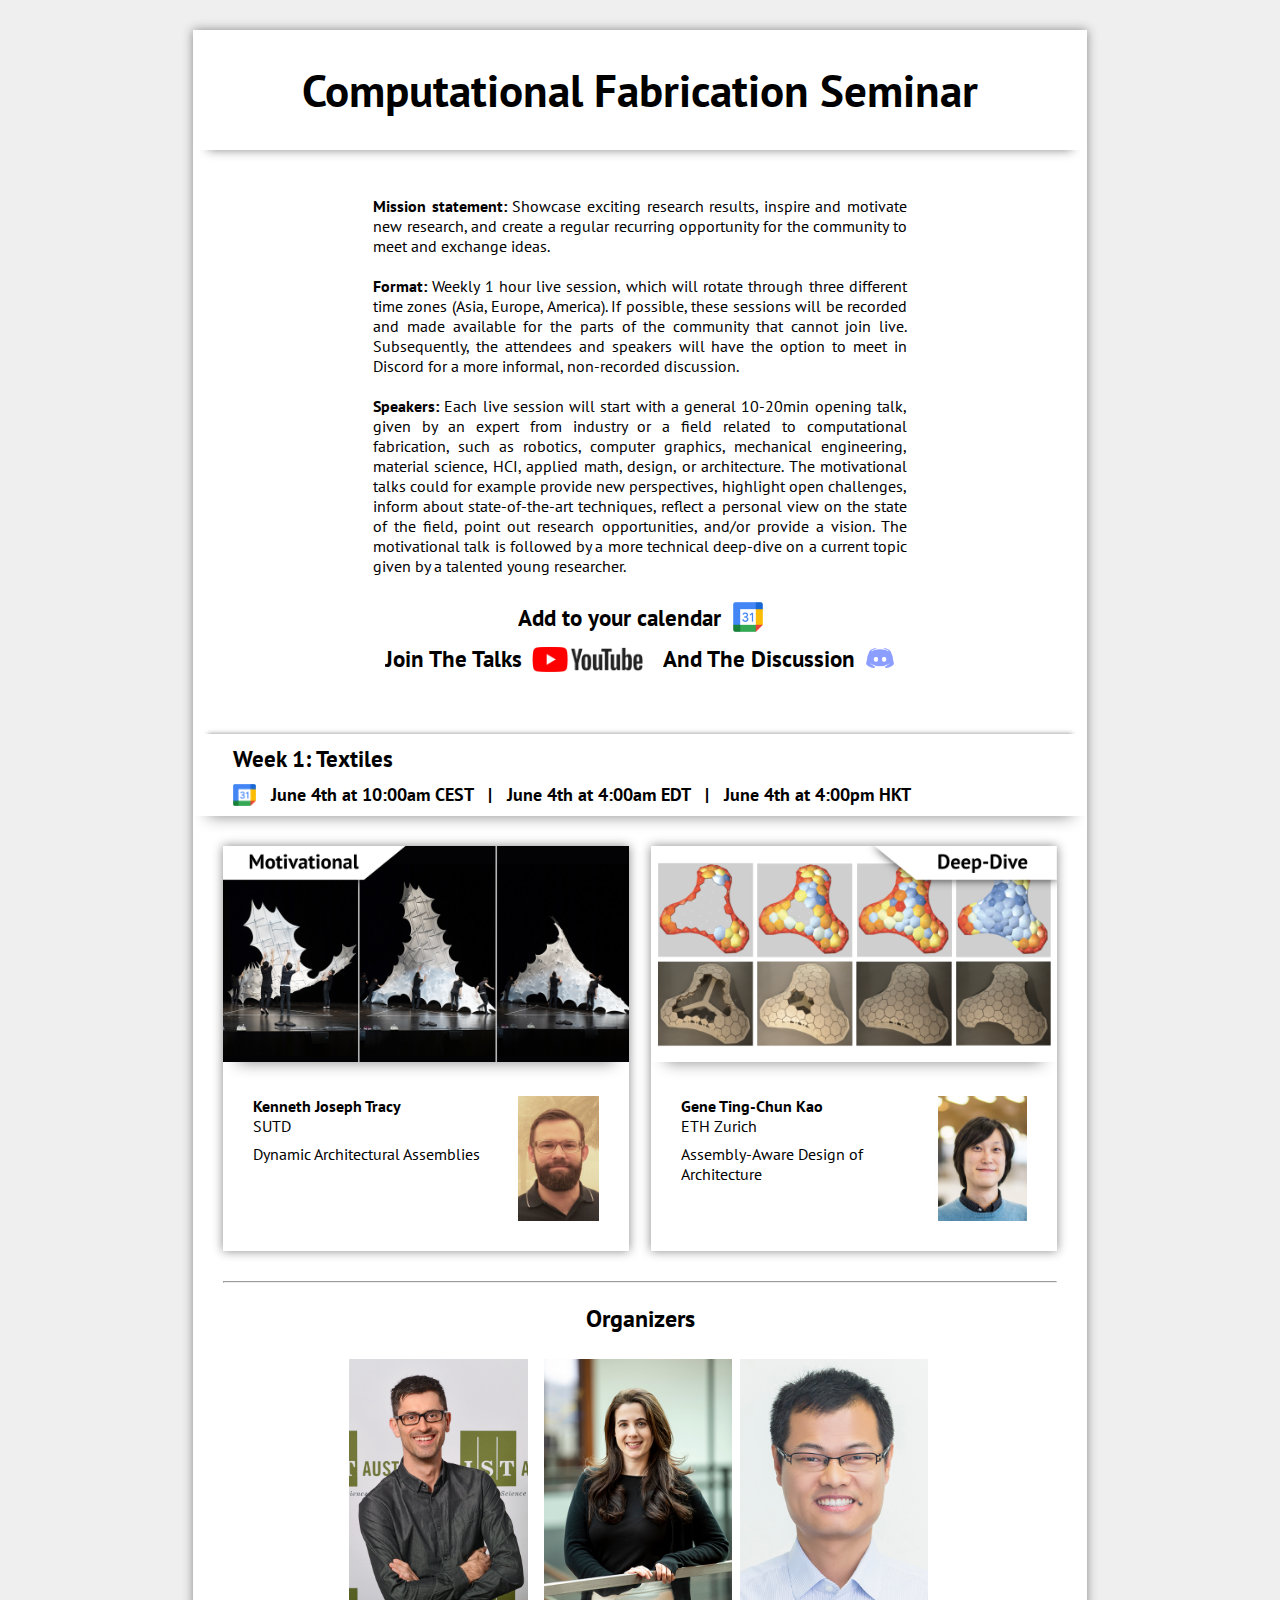
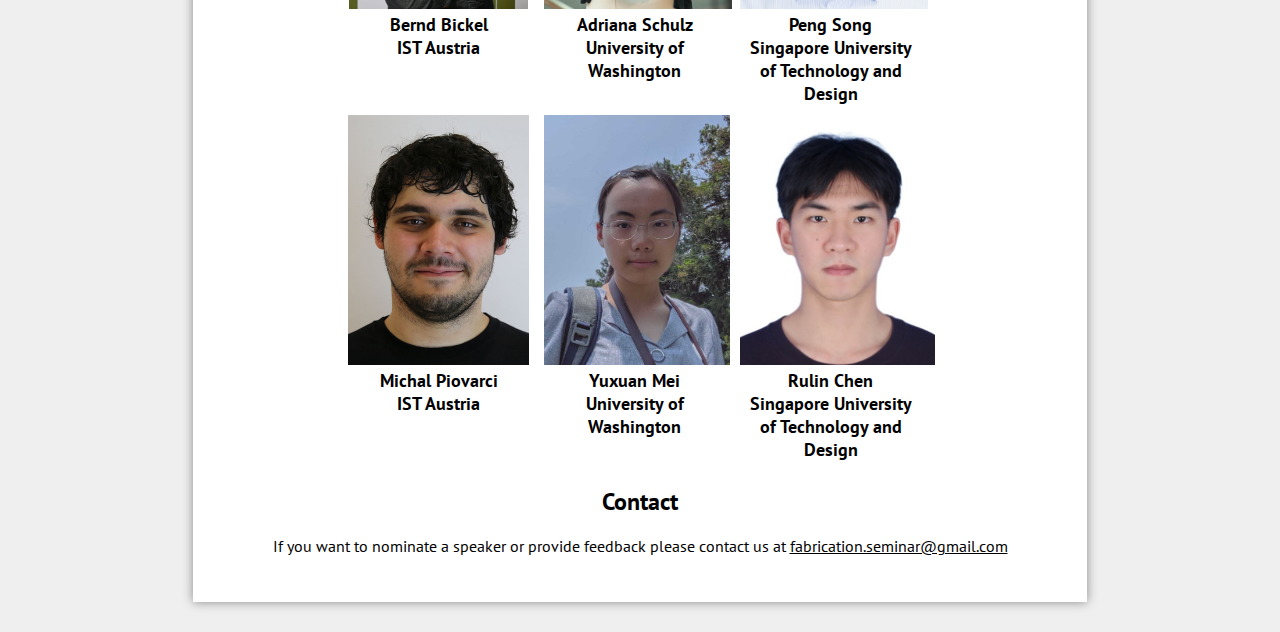
<file: temp/index.html>
<!DOCTYPE html>
<html prefix="og: https://ogp.me/ns#">
<head>
    <link rel="stylesheet" href="style.css">
    <link rel="icon" type="image/png" href="images/favicon.ico">
    <title>CompFabSeminar</title>
    <meta property="og:title" content="Computational Fabrication Seminar" />
    <meta property="og:url" content="https://computational-fabrication.org/" />
    <meta property="og:image" content="https://computational-fabrication.org/images/og_image.PNG" />
</head>
<body>
    <script src="https://ajax.googleapis.com/ajax/libs/jquery/3.5.1/jquery.min.js"></script>
    <script src="scripts.js"></script>
<div class="content">
<div class="header">
  <h1>Computational Fabrication Seminar</h1>
</div>

<div class="about">
    <p>
      <b>Mission statement:</b> Showcase exciting research results, inspire and motivate new research, and create a regular recurring opportunity for the community to meet and exchange ideas.
<br />
<br />
<b>Format:</b> Weekly 1 hour live session, which will rotate through three different time zones (Asia, Europe, America). If possible, these sessions will be recorded and made available for the parts of the community that cannot join live. Subsequently, the attendees and speakers will have the option to meet in Discord for a more informal, non-recorded discussion.
<br />
<br />
<b>Speakers:</b> Each live session will start with a general 10-20min opening talk, given by an expert from industry or a field related to computational fabrication, such as robotics, computer graphics, mechanical engineering, material science, HCI, applied math, design, or architecture. The motivational talks could for example provide new perspectives, highlight open challenges, inform about state-of-the-art techniques, reflect a personal view on the state of the field, point out research opportunities, and/or provide a vision. The motivational talk is followed by a more technical deep-dive on a current topic given by a talented young researcher.
    </p>
    <div class="main_links">
      <div>Add to your calendar&nbsp;&nbsp;<a href="https://calendar.google.com/calendar/u/0/embed?mode=AGENDA&src=fabrication.seminar%40gmail.com"><img src="images/calendar.png" /></a></div>
    </div>
    <div class="main_links">
      <div>Join The Talks <a href="https://www.youtube.com/watch?v=JnDJkOqv0KA"><img class="zoom" style="max-height: 25px;" src="images/youtube.png" /></a></div>
      <div class="shifter">And The Discussion <a href="https://discord.gg/XMrTSvNNTA"><img class="discord" src="images/discord.png" /></a></div>
    </div>
</div>

<div class="row">  

<div class="small_header">
  <div class="left">
    Week 1: Textiles
  </div>
  <div class="right">
    <a href="https://calendar.google.com/calendar/u/0/embed?mode=AGENDA&src=fabrication.seminar%40gmail.com"><img src="images/calendar.png" /></a>&nbsp;&nbsp;
    June 4th at 10:00am CEST &nbsp;&nbsp;|&nbsp;&nbsp; June 4th at 4:00am EDT &nbsp;&nbsp;|&nbsp;&nbsp; June 4th at 4:00pm HKT
  </div>
</div>
<div style="clear: both"></div>

<div class="talks">
  <div class="motivational">
      <a href="https://capstone.sutd.edu.sg/staff/kenneth-joseph-tracy"><img src="images/kenneth_tracy_motivational.png" /></a>
      <div class="info">
          <div>
            <a href="https://capstone.sutd.edu.sg/staff/kenneth-joseph-tracy"><div class="name">Kenneth Joseph Tracy</div></a>
            <div class="affiliation">SUTD</div>
            <div class="title">Dynamic Architectural Assemblies</div>
          </div>
          <a href="https://capstone.sutd.edu.sg/staff/kenneth-joseph-tracy"><img src="images/kenneth_tracy.png" /></a>
      </div>
  </div>
  <div class="deepdive">
    <a href="https://block.arch.ethz.ch/brg/people/gene-ting-chun-kao"><img src="images/gene_kao_deepdive.png" /></a>
    <div class="info">
        <div>
            <a href="https://block.arch.ethz.ch/brg/people/gene-ting-chun-kao"><div class="name">Gene Ting-Chun Kao</div></a>
            <div class="affiliation">ETH Zurich</div>
            <div class="title">Assembly-Aware Design of Architecture</div>
        </div>
        <a href="https://block.arch.ethz.ch/brg/people/gene-ting-chun-kao"><img src="images/gene_kao.png" /></a>
    </div>
  </div>
</div>
<div style="clear: both"></div> 

<!-- <div class="footer"><h1>Past Talks</h1></div>-->

<!-- 
<div class="small_header">
  <div class="left">
    Week 1: Computational Architecture <a href="https://www.youtube.com/watch?v=yKF4HLBJTP8"><img class="zoom" style="max-height: 22px;margin-bottom: -2px;" src="images/youtube.png" /></a>
  </div>
  <div>
    
  </div>
  <div class="right">
    <a href="https://calendar.google.com/calendar/u/0/embed?mode=AGENDA&src=fabrication.seminar%40gmail.com"><img src="images/calendar.png" /></a>&nbsp;&nbsp;
    March 11th at 12:00pm CET &nbsp;&nbsp;|&nbsp;&nbsp; March 11th at 6:00am EST &nbsp;&nbsp;|&nbsp;&nbsp; March 11th at 7:00pm HKT
  </div>
</div>
<div style="clear: both"></div>

<div class="talks">
  <div class="motivational">
      <a href="https://www.lafargeholcim-foundation.org/experts/helene-lombois-burger"><img src="images/helene_motivational.png" /></a>
      <div class="info">
          <div>
            <a href="https://www.lafargeholcim-foundation.org/experts/helene-lombois-burger"><div class="name">H&#233;l&#232;ne Lombois-Burger</div></a>
            <div class="affiliation">R&D Project Manager<br/>LafargeHolcim Innovation Center</div>
            <div class="title">The Utmost Importance of Design in the Route to Market of Concrete 3D Printing: The Material Supplier View</div>
          </div>
          <a href="https://www.lafargeholcim-foundation.org/experts/helene-lombois-burger"><img src="images/lombois-burgerhelene_2020.PNG" /></a>
      </div>
  </div>
  <div class="deepdive">
    <img src="images/davide_pellis_tile.png" />
    <div class="info">
        <div>
            <div class="name">Davide Pellis</div>
            <div class="affiliation">EPFL</div>
            <div class="title">New Classes of Quad Meshes for Freeform Architecture <br /> <br /> <br /> <br /></div>
            
        </div>
        <img src="images/Davide_Pellis.PNG" />
    </div>
  </div>
</div>
<div style="clear: both"></div>

<div class="small_header">
  <div class="left">
    Week 2: Programming Languages for Design and Fabrication Applications <a href="https://youtu.be/Jwl9gNQWBm4"><img class="zoom" style="max-height: 22px;margin-bottom: -2px;" src="images/youtube.png" /></a>
  </div>
  <div class="right">
    <a href="https://calendar.google.com/calendar/u/0/embed?mode=AGENDA&src=fabrication.seminar%40gmail.com"><img src="images/calendar.png" /></a>&nbsp;&nbsp;
      March 18th at 6:00pm CET &nbsp;&nbsp;|&nbsp;&nbsp; March 18th at 1:00pm EDT &nbsp;&nbsp;|&nbsp;&nbsp; March 19th at 1:00am HKT
  </div>
</div>
<div style="clear: both"></div>

<div class="talks">
  <div class="motivational">
      <a href="https://karlddwillis.com/"><img src="images/karl_willis_motivational.png" /></a>
      <div class="info">
          <div>
            <a href="https://karlddwillis.com/"><div class="name">Karl Willis</div></a>
            <div class="affiliation">Senior Research Manager<br/>Autodesk Research</div>
            <div class="title">Learning Programs for Fabricating the Physical World</div>
          </div>
          <a href="https://karlddwillis.com/"><img src="images/karl_willis.jpg" /></a>
      </div>
  </div>
  <div class="deepdive">
    <a href="https://www.cs.cornell.edu/~ellisk/"><img src="images/kevin_ellis_deepdive.png" /></a>
    <div class="info">
        <div>
            <a href="https://www.cs.cornell.edu/~ellisk/"><div class="name">Kevin Ellis</div></a>
            <div class="affiliation">Cornell University</div>
            <div class="title">Learning to Use and Extend Languages for Visual Programs</div>
        </div>
        <a href="https://www.cs.cornell.edu/~ellisk/"><img src="images/kevin_ellis.jpg" /></a>
    </div>
  </div>
</div>
<div style="clear: both"></div>  

<div class="small_header">
  <div class="left">
    Week 3: Assembly-based Fabrication <a href="https://youtu.be/cbLEFW8-_Vo"><img class="zoom" style="max-height: 22px;margin-bottom: -2px;" src="images/youtube.png" /></a>
  </div>
  <div class="right">
    <a href="https://calendar.google.com/calendar/u/0/embed?mode=AGENDA&src=fabrication.seminar%40gmail.com"><img src="images/calendar.png" /></a>&nbsp;&nbsp;
    March 26th at 9:00am CET &nbsp;&nbsp;|&nbsp;&nbsp; March 26th at 4:00am EDT &nbsp;&nbsp;|&nbsp;&nbsp; March 26th at 4:00pm HKT
  </div>
</div>
<div style="clear: both"></div>

<div class="talks">
  <div class="motivational">
      <a href="http://www.cse.cuhk.edu.hk/~cwfu/papers/selected_TOG.html"><img src="images/chi-wing_motivational.png" /></a>
      <div class="info">
          <div>
            <a href="http://www.cse.cuhk.edu.hk/~cwfu/papers/selected_TOG.html"><div class="name">Chi-Wing Fu, Philip</div></a>
            <div class="affiliation">Chinese University of Hong Kong</div>
            <div class="title">Computation Assembly for Fabrication: Overview</div>
          </div>
          <a href="http://www.cse.cuhk.edu.hk/~cwfu/papers/selected_TOG.html"><img src="images/chi_wing.jpg" /></a>
      </div>
  </div>
  <div class="deepdive">
    <a href="https://kiki007.github.io/"><img src="images/ziqi_deepdive.png" /></a>
    <div class="info">
        <div>
            <a href="https://kiki007.github.io/"><div class="name">Ziqi Wang</div></a>
            <div class="affiliation">EPFL</div>
            <div class="title">Computation Assembly for Fabrication: Shape Optimization</div>
        </div>
        <a href="https://kiki007.github.io/"><img src="images/ziqi_wang.png" /></a>
    </div>
  </div>
</div>
<div style="clear: both"></div>

<div class="small_header">
  <div class="left">
    Week 4: Perception and Fabrication <a href="https://www.youtube.com/watch?v=ijAlr-vzdD4"><img class="zoom" style="max-height: 22px;margin-bottom: -2px;" src="images/youtube.png" /></a>
  </div>
  <div class="right">
    <a href="https://calendar.google.com/calendar/u/0/embed?mode=AGENDA&src=fabrication.seminar%40gmail.com"><img src="images/calendar.png" /></a>&nbsp;&nbsp;
    April 1st at 12:00pm CEST &nbsp;&nbsp;|&nbsp;&nbsp; April 1st at 6:00am EDT &nbsp;&nbsp;|&nbsp;&nbsp; April 1st at 6:00pm HKT
  </div>
</div>
<div style="clear: both"></div>

<div class="talks">
  <div class="motivational">
      <a href="https://www.pdf.inf.usi.ch/people/piotr/"><img src="images/piotr_didyk_motivational.png" /></a>
      <div class="info">
          <div>
            <a href="https://www.pdf.inf.usi.ch/people/piotr/"><div class="name">Piotr Didyk</div></a>
            <div class="affiliation">USI Lugano</div>
            <div class="title">Importance of Perception for Digital Fabrication</div>
          </div>
          <a href="https://www.pdf.inf.usi.ch/people/piotr/"><img src="images/piotr_didyk.jpg" /></a>
      </div>
  </div>
  <div class="deepdive">
    <a href="https://misop.github.io/"><img src="images/michal_piovarci_deepdive.png" /></a>
    <div class="info">
        <div>
            <a href="https://misop.github.io/"><div class="name">Michal Piovarci</div></a>
            <div class="affiliation">IST Austria</div>
            <div class="title">Perception-Aware Computational Fabrication</div>
        </div>
        <a href="https://misop.github.io/"><img src="images/michal.jpg" /></a>
    </div>
  </div>
</div>
<div style="clear: both"></div>  <div class="small_header">
  <div class="left">
    Week 5: Machine Learning and Engineering Design <a href="https://youtu.be/chMPu5trz2c"><img class="zoom" style="max-height: 22px;margin-bottom: -2px;" src="images/youtube.png" /></a>
  </div>
  <div class="right">
    <a href="https://calendar.google.com/calendar/u/0/embed?mode=AGENDA&src=fabrication.seminar%40gmail.com"><img src="images/calendar.png" /></a>&nbsp;&nbsp;
    April 8th at 7:00pm CEST &nbsp;&nbsp;|&nbsp;&nbsp; April 8th at 1:00pm EDT &nbsp;&nbsp;|&nbsp;&nbsp; April 9th at 1:00am HKT
  </div>
</div>
<div style="clear: both"></div>

<div class="talks">
  <div class="motivational">
      <a href="https://decode.mit.edu/"><img src="images/faez_ahmed_motivational.png" /></a>
      <div class="info">
          <div>
            <a href="https://decode.mit.edu/"><div class="name">Faez Achmed</div></a>
            <div class="affiliation">MIT</div>
            <div class="title">Design Synthesis from the Lens of Machine Learning</div>
          </div>
          <a href="https://decode.mit.edu/"><img src="images/faez_ahmed.png" /></a>
      </div>
  </div>
  <div class="deepdive">
    <a href="http://people.csail.mit.edu/mina/"><img src="images/mina_konakovic_deepdive.png" /></a>
    <div class="info">
        <div>
            <a href="http://people.csail.mit.edu/mina/"><div class="name">Mina Konakovi&#263; Lukovi&#263;</div></a>
            <div class="affiliation">MIT</div>
            <div class="title">Transforming Design and Fabrication with Computational Discovery</div>
        </div>
        <a href="http://people.csail.mit.edu/mina/"><img src="images/mina_konakovic.png" /></a>
    </div>
  </div>
</div>
<div style="clear: both"></div> 

<div class="small_header">
  <div class="left">
    Week 6: Lightweight and Porous Structure Modeling <a href="https://www.youtube.com/watch?v=mqVqkje14xc"><img class="zoom" style="max-height: 22px;margin-bottom: -2px;" src="images/youtube.png" /></a>
  </div>
  <div class="right">
    <a href="https://calendar.google.com/calendar/u/0/embed?mode=AGENDA&src=fabrication.seminar%40gmail.com"><img src="images/calendar.png" /></a>&nbsp;&nbsp;
    April 16th at 4:00am CEST &nbsp;&nbsp;|&nbsp;&nbsp; April 15th at 10:00pm EDT &nbsp;&nbsp;|&nbsp;&nbsp; April 16th at 10:00am HKT
  </div>
</div>
<div style="clear: both"></div>

<div class="talks">
  <div class="motivational">
      <a href="http://staff.ustc.edu.cn/~lgliu"><img src="images/ligang_motivational.png" /></a>
      <div class="info">
          <div>
            <a href="http://staff.ustc.edu.cn/~lgliu"><div class="name">Ligang Liu</div></a>
            <div class="affiliation">University of Science and Technology of China</div>
            <div class="title">Lightweight Structure Modeling and Optimization</div>
          </div>
          <a href="http://staff.ustc.edu.cn/~lgliu"><img src="images/ligang_liu.JPG" /></a>
      </div>
  </div>
  <div class="deepdive">
    <a href="http://irc.cs.sdu.edu.cn/~lulin"><img src="images/lu_lin_deepdive.png" /></a>
    <div class="info">
        <div>
          <a href="http://irc.cs.sdu.edu.cn/~lulin"><div class="name">Lin Lu</div></a>
            <div class="affiliation">Shandong University</div>
            <div class="title">Porous Structure Modeling</div>
        </div>
        <a href="http://irc.cs.sdu.edu.cn/~lulin"><img src="images/lu_lin.jpg" /></a>
    </div>
  </div>
</div>
<div style="clear: both"></div> 

<div class="small_header">
  <div class="left">
    Week 7: Robotics <a href="https://www.youtube.com/watch?v=bk9UFcHuIf0"><img class="zoom" style="max-height: 22px;margin-bottom: -2px;" src="images/youtube.png" /></a>
  </div>
  <div class="right">
    <a href="https://calendar.google.com/calendar/u/0/embed?mode=AGENDA&src=fabrication.seminar%40gmail.com"><img src="images/calendar.png" /></a>&nbsp;&nbsp;
    April 21st at 2:00pm CEST &nbsp;&nbsp;|&nbsp;&nbsp; April 21st at 8:00am EDT &nbsp;&nbsp;|&nbsp;&nbsp; April 21st at 8:00pm HKT
  </div>
</div>
<div style="clear: both"></div>

<div class="talks">
  <div class="motivational">
      <a href="https://people.inf.ethz.ch/poranner/"><img src="images/roi_motivational.png" /></a>
      <div class="info">
          <div>
            <a href="https://people.inf.ethz.ch/poranner/"><div class="name">Roi Poranne</div></a>
            <div class="affiliation">ETH Zurich / University of Haifa</div>
            <div class="title">Shaping With Robots</div>
          </div>
          <a href="https://people.inf.ethz.ch/poranner/"><img src="images/roi_poranne.jpg" /></a>
      </div>
  </div>
  <div class="deepdive">
    <a href="https://people.csail.mit.edu/taodu/"><img src="images/tao_deepdive.png" /></a>
    <div class="info">
        <div>
            <a href="https://people.csail.mit.edu/taodu/"><div class="name">Tao Du</div></a>
            <div class="affiliation">MIT CSAIL</div>
            <div class="title">Differentiable Simulation Methods for Robotic Agent Design</div>
        </div>
        <a href="https://people.csail.mit.edu/taodu/"><img src="images/tao_du.jpg" /></a>
    </div>
  </div>
</div>
<div style="clear: both"></div> 

<div class="small_header">
  <div class="left">
    Week 8: Textiles and Cloth <a href="https://www.youtube.com/watch?v=f2aOCQMlOpM"><img class="zoom" style="max-height: 22px;margin-bottom: -2px;" src="images/youtube.png" /></a>
  </div>
  <div class="right">
    <a href="https://calendar.google.com/calendar/u/0/embed?mode=AGENDA&src=fabrication.seminar%40gmail.com"><img src="images/calendar.png" /></a>&nbsp;&nbsp;
    April 30th at 7:00pm CEST &nbsp;&nbsp;|&nbsp;&nbsp; April 30th at 1:00pm EDT &nbsp;&nbsp;|&nbsp;&nbsp; May 1st at 1:00am HKT
  </div>
</div>
<div style="clear: both"></div>

<div class="talks">
  <div class="motivational">
      <a href="https://www.cs.cornell.edu/~srm/"><img src="images/steve_marschner_motivational.png" /></a>
      <div class="info">
          <div>
            <a href="https://www.cs.cornell.edu/~srm/"><div class="name">Steve Marschner</div></a>
            <div class="affiliation">Cornell University</div>
            <div class="title">How Can Graphics Change Manufacturing?</div>
          </div>
          <a href="https://www.cs.cornell.edu/~srm/"><img src="images/steve_marschner.jpg" /></a>
      </div>
  </div>
  <div class="deepdive">
    <a href="https://www.cs.cmu.edu/~nvidya/"><img src="images/vidya_narayanan_deepdive.png" /></a>
    <div class="info">
        <div>
            <a href="https://www.cs.cmu.edu/~nvidya/"><div class="name">Vidya Narayanan</div></a>
            <div class="affiliation">Carnegie Mellon University</div>
            <div class="title">3D Machine Knitting</div>
        </div>
        <a href="https://www.cs.cmu.edu/~nvidya/"><img src="images/vidya_narayanan.jpg" /></a>
    </div>
  </div>
</div>
<div style="clear: both"></div>   

<div class="small_header">
  <div class="left">
    Week 9: Interactive User-driven Computational Design <a href="https://www.youtube.com/watch?v=gCAjfITEcRs"><img class="zoom" style="max-height: 22px;margin-bottom: -2px;" src="images/youtube.png" /></a>
  </div>
  <div class="right">
    <a href="https://calendar.google.com/calendar/u/0/embed?mode=AGENDA&src=fabrication.seminar%40gmail.com"><img src="images/calendar.png" /></a>&nbsp;&nbsp;
    May 5th at 4:00am CEST &nbsp;&nbsp;|&nbsp;&nbsp; May 4th at 10:00pm EDT &nbsp;&nbsp;|&nbsp;&nbsp; May 5th at 10:00am HKT
  </div>
</div>
<div style="clear: both"></div>

<div class="talks">
  <div class="motivational">
      <a href="http://www.nobuyuki-umetani.com/"><img src="images/noboyuki_umetani_motivational.png" /></a>
      <div class="info">
          <div>
            <a href="http://www.nobuyuki-umetani.com/"><div class="name">Nobuyuki Umetani</div></a>
            <div class="affiliation">The University of Tokyo</div>
            <div class="title">Design Exploration with Interactive Physics Simulation</div>
          </div>
          <a href="http://www.nobuyuki-umetani.com/"><img src="images/noboyuki.jpg" /></a>
      </div>
  </div>
  <div class="deepdive">
    <a href="https://koyama.xyz/"><img src="images/yuki_koyama_deepdive.png" /></a>
    <div class="info">
        <div>
            <a href="https://koyama.xyz/"><div class="name">Yuki Koyama</div></a>
            <div class="affiliation">AIST</div>
            <div class="title">Human-in-the-Loop Design Optimization</div>
        </div>
        <a href="https://koyama.xyz/"><img src="images/yuki_koyama.png" /></a>
    </div>
  </div>
</div>
<div style="clear: both"></div> 

<div class="small_header">
  <div class="left">
    Week 10: Microstructures <a href="https://www.youtube.com/watch?v=IEDQOJOii2I"><img class="zoom" style="max-height: 22px;margin-bottom: -2px;" src="images/youtube.png" /></a>
  </div>
  <div class="right">
    <a href="https://calendar.google.com/calendar/u/0/embed?mode=AGENDA&src=fabrication.seminar%40gmail.com"><img src="images/calendar.png" /></a>&nbsp;&nbsp;
    May 13th at 5:00pm CEST &nbsp;&nbsp;|&nbsp;&nbsp; May 13th at 11:00am EDT &nbsp;&nbsp;|&nbsp;&nbsp; May 13th at 11:00pm HKT
  </div>
</div>
<div style="clear: both"></div>

<div class="talks">
  <div class="motivational">
      <a href="https://elissaross.ca/"><img src="images/elissa_ross_motivational.png" /></a>
      <div class="info">
          <div>
            <a href="https://elissaross.ca/"><div class="name">Elissa Ross</div></a>
            <div class="affiliation">Metafold</div>
            <div class="title">Additive Manufacturing for Metamaterial Challenges in Industry</div>
          </div>
          <a href="https://elissaross.ca/"><img src="images/elissa_ross.png" /></a>
      </div>
  </div>
  <div class="deepdive">
    <a href="https://sites.google.com/site/jonasmartinezbayona/"><img src="images/jonas_martinez_deepdive.png" /></a>
    <div class="info">
        <div>
            <a href="https://sites.google.com/site/jonasmartinezbayona/"><div class="name">Jon&#224;s Mart&#237;nez</div></a>
            <div class="affiliation">INRIA</div>
            <div class="title">Metamaterials for Additive Manufacturing</div>
        </div>
        <a href="https://sites.google.com/site/jonasmartinezbayona/"><img src="images/jonas_martinez.png" /></a>
    </div>
  </div>
</div>
<div style="clear: both"></div> 

<div class="small_header">
  <div class="left">
    Week 11: Fabricating Interfaces <a href="https://www.youtube.com/watch?v=hFAGA6CsP-M"><img class="zoom" style="max-height: 22px;margin-bottom: -2px;" src="images/youtube.png" /></a>
  </div>
  <div class="right">
    <a href="https://calendar.google.com/calendar/u/0/embed?mode=AGENDA&src=fabrication.seminar%40gmail.com"><img src="images/calendar.png" /></a>&nbsp;&nbsp;
    May 27th at 7:00pm CEST &nbsp;&nbsp;|&nbsp;&nbsp; May 27th at 1:00pm EDT &nbsp;&nbsp;|&nbsp;&nbsp; May 28th at 1:00am HKT
  </div>
</div>
<div style="clear: both"></div>

<div class="talks">
  <div class="motivational">
      <a href="https://www.cs.washington.edu/people/faculty/jmankoff"><img src="images/jennifer_mankoff_motivational.png" /></a>
      <div class="info">
          <div>
            <a href="https://www.cs.washington.edu/people/faculty/jmankoff"><div class="name">Jennifer Mankoff</div></a>
            <div class="affiliation">University of Washington</div>
            <div class="title">Musings On Creation: By Whom; How; And What We Create</div>
          </div>
          <a href="https://www.cs.washington.edu/people/faculty/jmankoff"><img src="images/jennifer_mankoff.png" /></a>
      </div>
  </div>
  <div class="deepdive">
    <a href="http://michaelwessely.com/"><img src="images/michael_wessely_deepdive.png" /></a>
    <div class="info">
        <div>
            <a href="http://michaelwessely.com/"><div class="name">Michael Wessely</div></a>
            <div class="affiliation">MIT</div>
            <div class="title">Fabricating Physical User Interfaces</div>
        </div>
        <a href="http://michaelwessely.com/"><img src="images/michael_wessely.png" /></a>
    </div>
  </div>
</div>
<div style="clear: both"></div> 

-->

<!-- footer -->
<div class="footer">
  <hr />
  <h2>Organizers</h2>
  <div class="aligner">
    <div class="organizer">
      <a href="http://berndbickel.com/about-me"><img src="images/bernd.png" /></a>
      <div>Bernd Bickel</a></div>
      <div>IST Austria</div>
    </div>
    <div class="organizer">
      <a href="https://homes.cs.washington.edu/~adriana/"><img src="images/adriana.jpg" /></a>
      <div>Adriana Schulz</div>
      <div>University of Washington</div>
    </div>
    <div class="organizer">
      <a href="https://songpenghit.github.io/"><img src="images/peng.jpg" /></a>
      <div>Peng Song</div>
      <div>Singapore University of Technology and Design</div>
    </div>
    <div class="organizer">
      <a href="https://misop.github.io/"><img src="images/michal.jpg" /></a>
      <div>Michal Piovarci</div>
      <div>IST Austria</div>
    </div>
    <div class="organizer">
      <img src="images/yuxuan.jpg" />
      <div>Yuxuan Mei</div>
      <div>University of Washington</div>
    </div>
    <div class="organizer">
      <img src="images/rulin.jpg" />
      <div>Rulin Chen</div>
      <div>Singapore University of Technology and Design</div>
    </div>
  </div>
  <div style="clear: both"></div>
  <h2>Contact</h2>
  <p>If you want to nominate a speaker or provide feedback please contact us at <a href="mailto:fabrication.seminar@gmail.com">fabrication.seminar@gmail.com</a>  </p>
</div>

<div style="clear: both"></div> 

</div>
</body>
</html>
</file>
<file: temp/style.css>
@import url('https://fonts.googleapis.com/css2?family=PT+Sans:ital,wght@0,400;0,700;1,400;1,700&display=swap');

  body {
    /* background-image: url("images/ist.jpg"); */
    background-color: #efefef;
    background-repeat: no-repeat;
    background-attachment: fixed;
    background-position: top;
  }

  a {
    color:black;
  }
  
  a:visited {
    color:black;
  }

  a:hover {
    color:black;
    text-decoration: underline;
  }

  .content {
    font-family: 'PT Sans', sans-serif;
    background: white;
    max-width: 894px;
    min-width: 467px;
    margin: 30px auto;
    padding-bottom: 30px;
    box-shadow: 0px 0px 10px #888;
    overflow: auto;
  }
  
  /* Header/Blog Title */
  .header {
    margin-top: 0px;
    padding: 1px;
    text-align: center;
    background: white;
    box-shadow: 0px 15px 10px -15px #888;
  }
  
  .header h1 {
    font-size: 45px;
  }
  
  .about {
      font-weight: normal;
      text-align: justify;
      padding: 30px;
      margin: 0px auto;
      max-width: 534px;
  }

  .about div {
    font-weight: bold;
    text-align: center;
    display: flex;
    justify-content: center;
    align-items: center;
    font-size: 22.5px;
    padding-top: 5px;
    overflow: auto;
  }

  .about div div {
      font-weight: bold;
      text-align: center;
      display: flex;
      justify-content: center;
      align-items: center;
      font-size: 22.5px;
      padding-top: 5px;
      overflow: auto;
  }

  .main_links {
    margin: 0 auto;
  }

  .about div a img {
    max-height: 30px;
    margin-bottom: -5px;
  }

  .zoom {
    padding: 0 20px 0px 10px;
  }

  .discord {
    padding: 0 0px 0px 10px;
  }

  .darrow {
    font-weight: bold;
    font-size: 12px;
    color: black;
  }

  .small_header {
    padding: 10px 40px 10px 40px;
    font-weight: bold;
    overflow: auto;
    box-shadow: 0px 15px 15px -15px #888, 0px -15px 5px -15px #888;
    margin-top: 30px;
    clear: both;
  }

  .left {
      /* width: 60%; */
      /* float: left; */
      font-size: 22.5px;
  }

  .right {
    font-size: 18px;
    margin-top: 10px;
    font-weight: bold;
    /* text-align: right; */
    display: flex;
    /* justify-content: right; */
    /* justify-content: center; */
    align-items: center;
    /* width: 40%; */
    /* float: right; */
  }

  .t_US {
    display: none;
  }

  .t_A {
    display: none;
  }

  .selector {
    margin: 0 1ex 0 1ex;
  }

  .right a {
    margin-bottom: -5px;
  }

  .right a img {
      max-height: 22.5px;
      /* padding-left: 10px; */
  }
  
  /* Create two unequal columns that floats next to each other */
  /* Left column */
  .leftcolumn {   
    float: left;
    width: 406px;
  }
  
  /* Right column */
  .rightcolumn {
    float: left;
    width: 406px;
    background-color: #f1f1f1;
    padding-left: 20px;
  }
  
  /* Fake image */
  .fakeimg {
    background-color: #aaa;
    width: 100%;
    padding: 20px;
  }
  
  /* Add a card effect for articles */
  .card {
    background-color: white;
    padding: 20px;
    margin-top: 20px;
  }
  
  /* Clear floats after the columns */
  .row:after {
    content: "";
    display: table;
    clear: both;
  }

  .talks {
      padding: 30px 30px 0px 30px;
  }

  .motivational {
      width: 406px;
      float: left;
      box-shadow: 0px 0px 10px #888;
  }

  .motivational img {
    max-width: 406px;
    box-shadow: 0px 15px 15px -15px #888;
  }

  .deepdive {
    width: 406px;
    float: right;
    box-shadow: 0px 0px 10px #888;
  }

  .deepdive img {
    max-width: 406px;
    box-shadow: 0px 15px 15px -15px #888;
  }

  .info {
      margin: 30px;
      overflow: auto;
  }

  .info div {
      float: left;
      width: 227.7px;
  }

  .info img {
      max-height: 125.1px;
      float:right;
  }

  .name {
      font-weight: bold;
      font-size: 16px;
  }

  .affiliation {
    font-size: 16px;
    margin-bottom: 1ex;
  }

  .title {
      font-size: 16px;
  }

  .abstract {
    font-size: 18px;
    color: #0a66be;
  }

  .abstract:hover {
    text-decoration: underline;
    cursor: pointer;
  }

  .hidden {
      display: none;
      text-align: justify;
      margin-top: 10px;
  }

  /* Footer */
  .footer {
    margin: 30px 30px 0 30px;
    text-align: center;
  }

  .aligner {
    margin-left: 110px;
  }

  .organizer {
    width: 25%;
    /*max-width: 200px;*/
    float: left;
    margin-left: 15px;
    margin-top: 5px;
    margin-bottom: 5px;
  }

  .organizer img {
    max-height: 250px;
  }

  .organizer div {
    font-size: 18px;
    font-weight: bold;
  }
  
  /* Responsive layout - when the screen is less than 800px wide, make the two columns stack on top of each other instead of next to each other */
  @media screen and (max-width: 910px) {
    .motivational {
      margin: 0 auto;
      padding-bottom: 1px;
      float: none;
    }
    .deepdive {
      margin: 0 auto;
      margin-top: 30px;
      padding-bottom: 1px;
      float: none;
    }
  }
  
  @media screen and (max-width: 600px) {
    .left {
      width: 100%;
      float: none;
      display: block;
      text-align: left;
      justify-content: left;
      margin-top: 5px;
    }
    .right {
      width: 100%;
      float: none;
      display: block;
      text-align: left;
      margin-top: 10px;
    }
    .right img {
      margin-bottom: -5px;
    }
  }

  @media screen and (max-width: 570px) {
    .about div {
      font-weight: bold;
      text-align: center;
      display: block;
      justify-content: center;
      align-items: center;
      font-size: 22.5px;
      padding-top: 5px;
      overflow: auto;
    }

    .shifter {
      margin-top: 10px;
    }
  }
</file>
